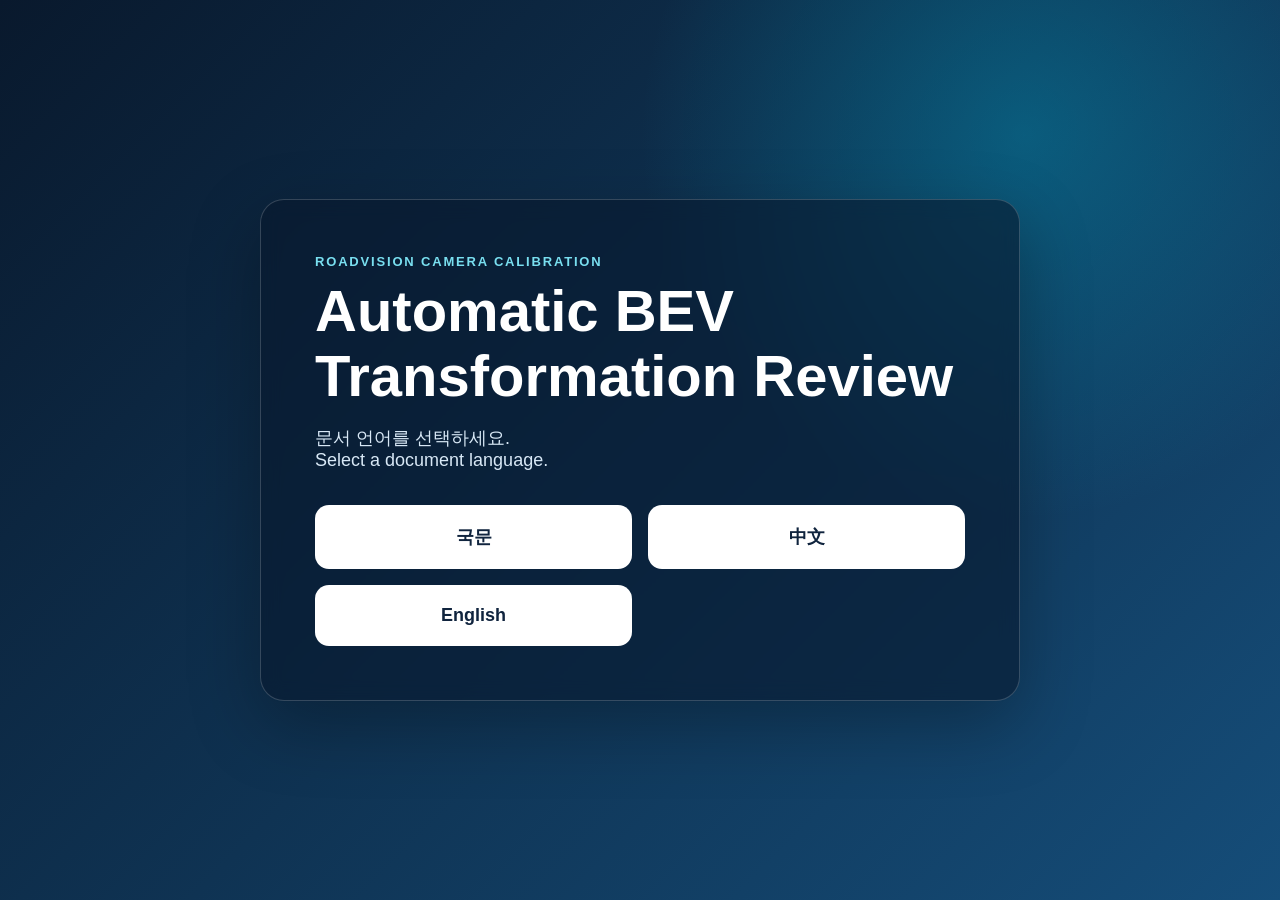
<file: index.html>
<!doctype html>
<html lang="en">
<head>
  <meta charset="utf-8">
  <meta name="viewport" content="width=device-width, initial-scale=1">
  <title>RoadVision Camera Calibration Review</title>
  <style>
    *{box-sizing:border-box}body{margin:0;min-height:100vh;display:grid;place-items:center;color:#fff;background:radial-gradient(circle at 80% 15%,rgba(0,166,199,.35),transparent 30%),linear-gradient(135deg,#09192d,#154d79);font-family:Inter,"Noto Sans KR","Malgun Gothic",sans-serif}.panel{width:min(760px,calc(100% - 40px));padding:54px;border:1px solid rgba(255,255,255,.18);border-radius:24px;background:rgba(8,24,43,.58);box-shadow:0 24px 70px rgba(0,0,0,.28);backdrop-filter:blur(10px)}.kicker{color:#79dff0;font-size:13px;font-weight:800;letter-spacing:.14em}h1{margin:10px 0 14px;font-size:clamp(34px,6vw,58px);line-height:1.12}p{color:#d8e8f6;font-size:18px}.buttons{display:grid;grid-template-columns:1fr 1fr;gap:16px;margin-top:34px}a{padding:20px;border-radius:14px;color:#10243e;background:#fff;text-decoration:none;font-size:18px;font-weight:800;text-align:center;transition:.2s}a:hover{transform:translateY(-2px);background:#dff7fb}@media(max-width:600px){.panel{padding:34px}.buttons{grid-template-columns:1fr}}</style>
</head>
<body><main class="panel">
  <div class="kicker">ROADVISION CAMERA CALIBRATION</div>
  <h1>Automatic BEV Transformation Review</h1>
  <p>문서 언어를 선택하세요.<br>Select a document language.</p>
  <div class="buttons"><a href="ko.html">국문</a><a href="zh.html">中文</a><a href="en.html">English</a></div>
</main></body>
</html>
</file>
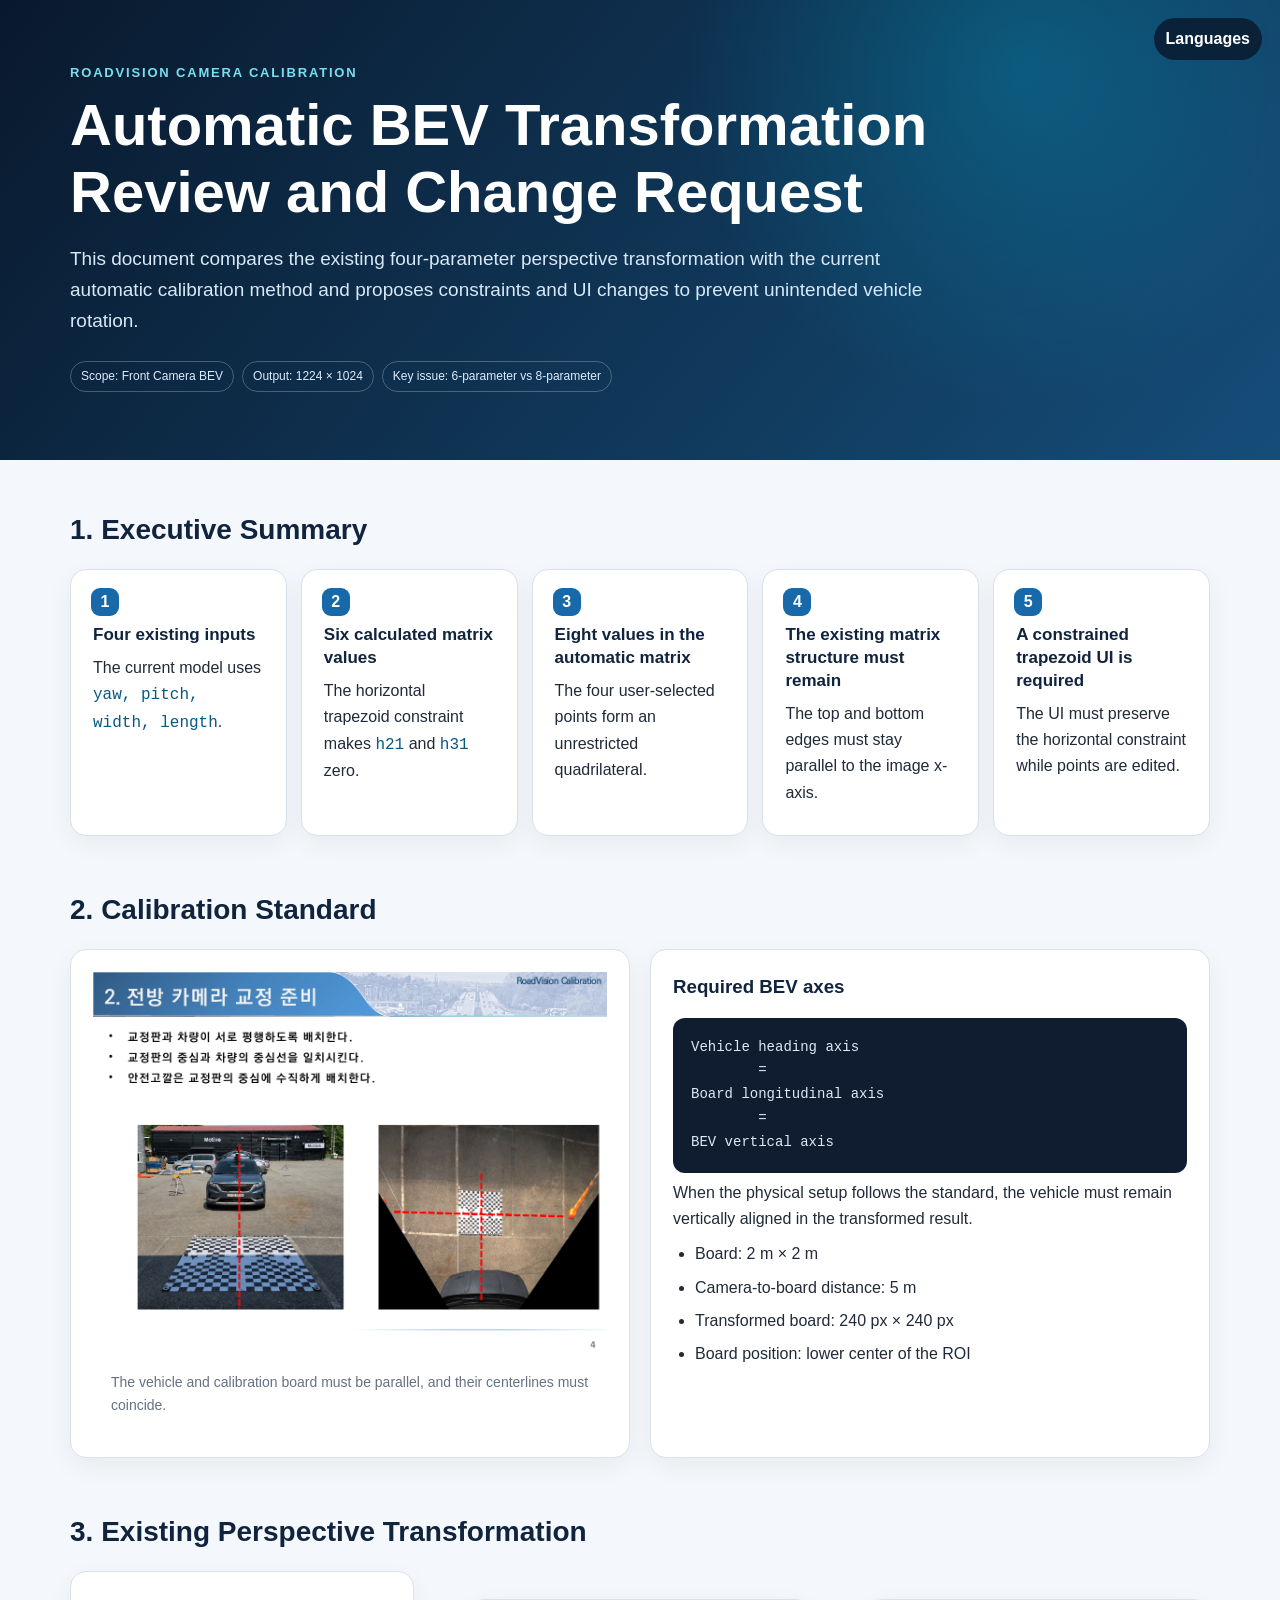
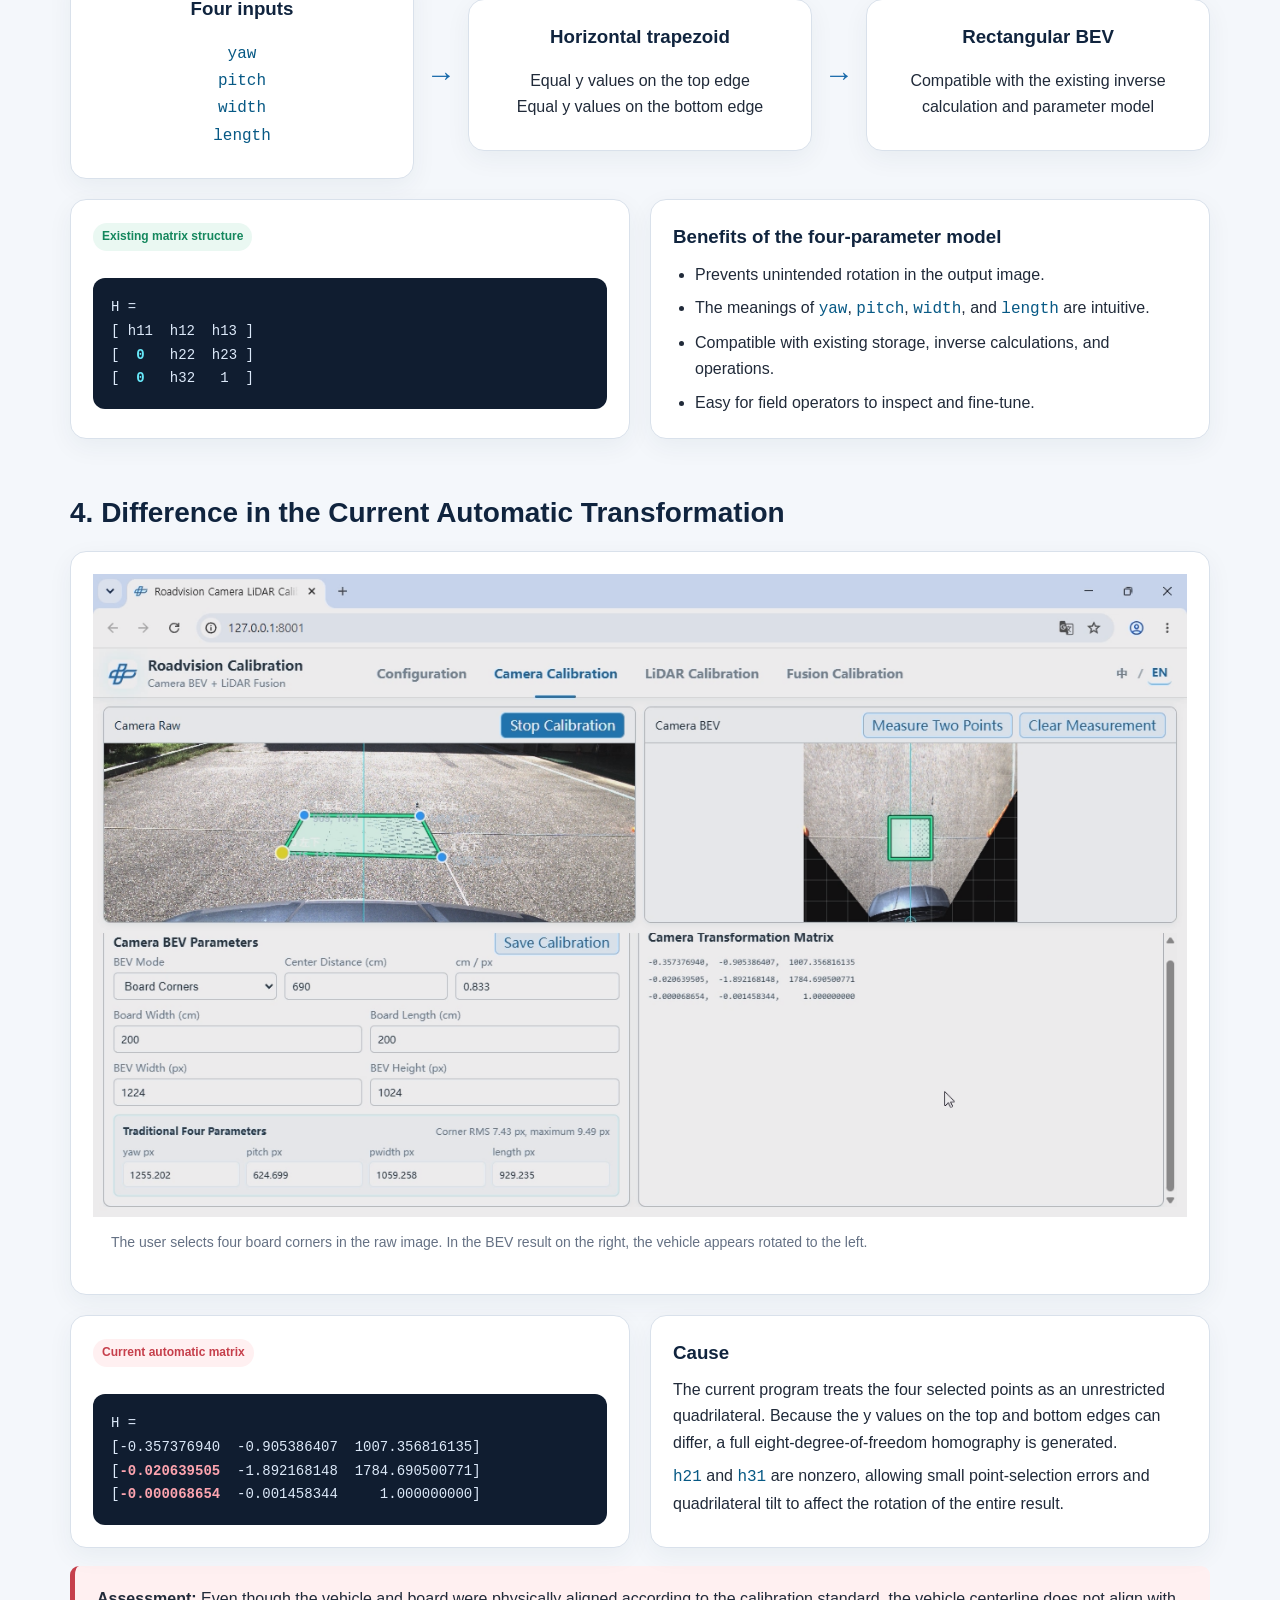
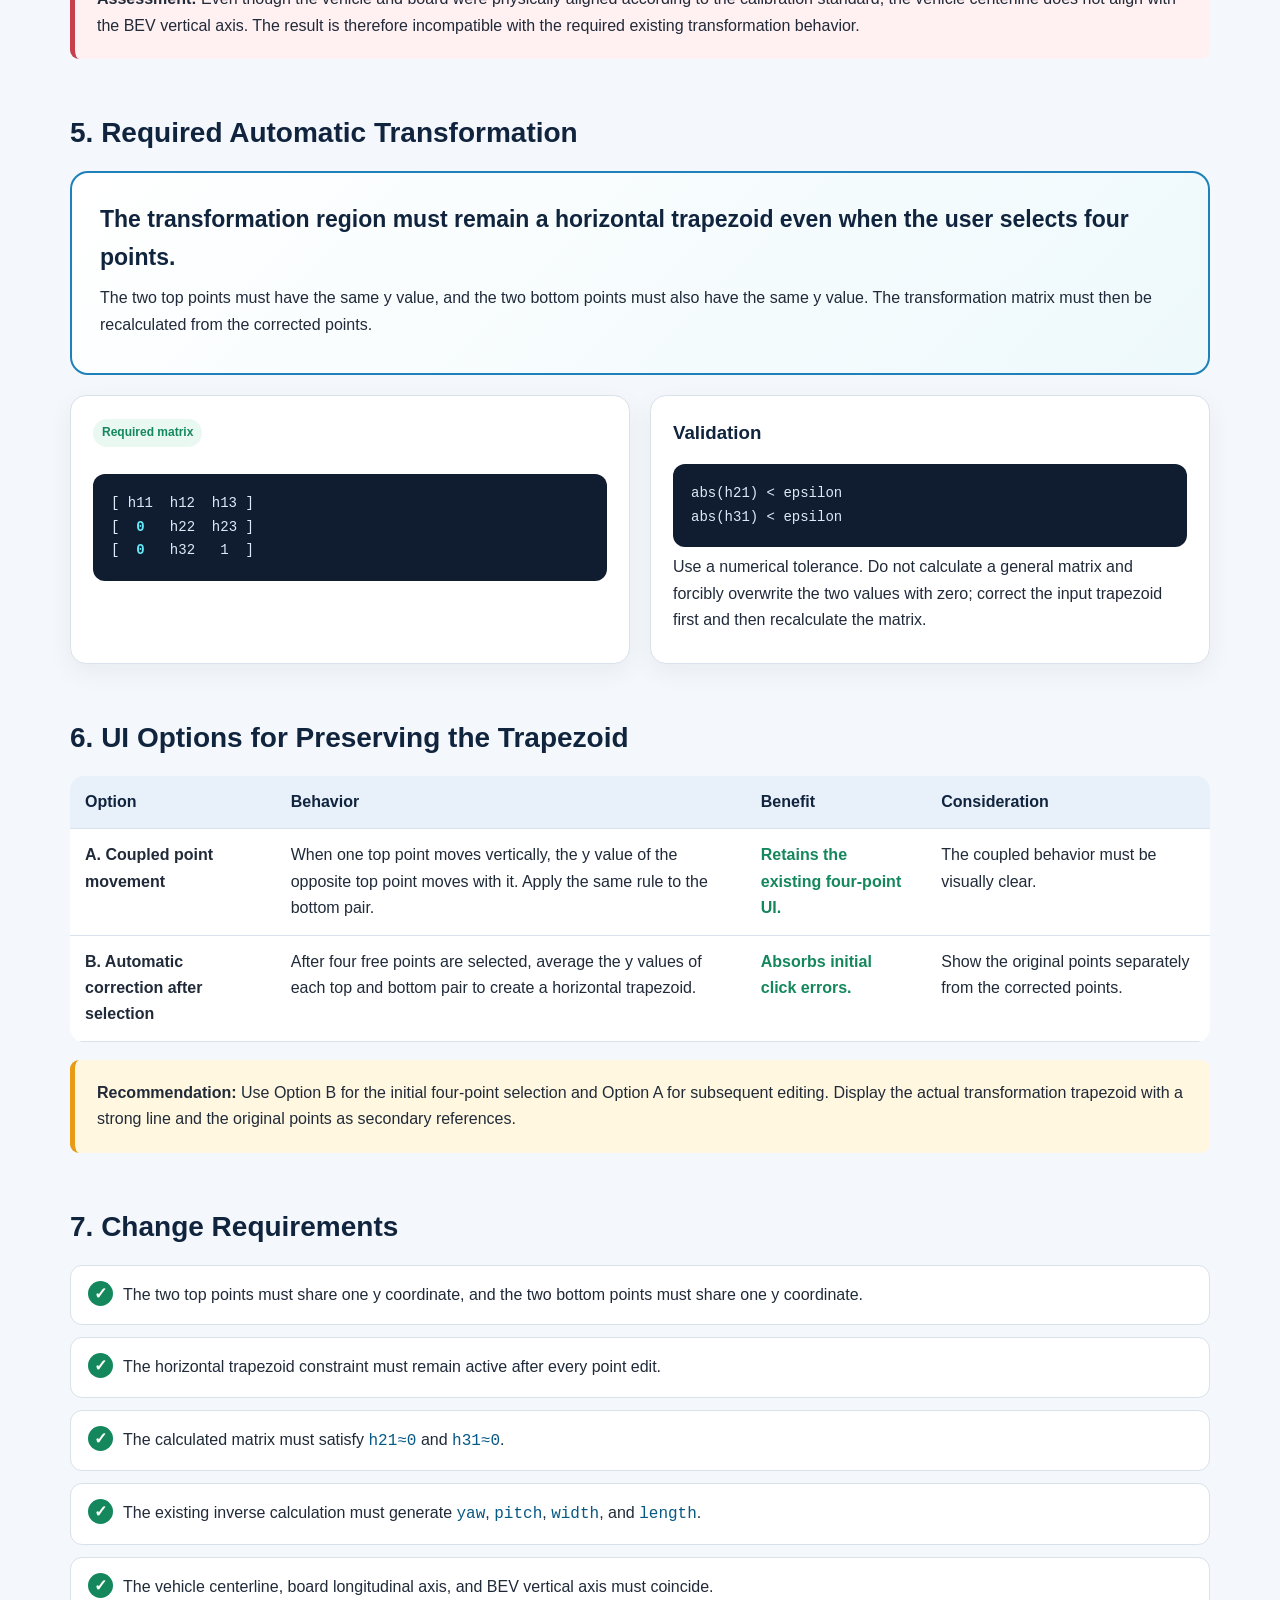
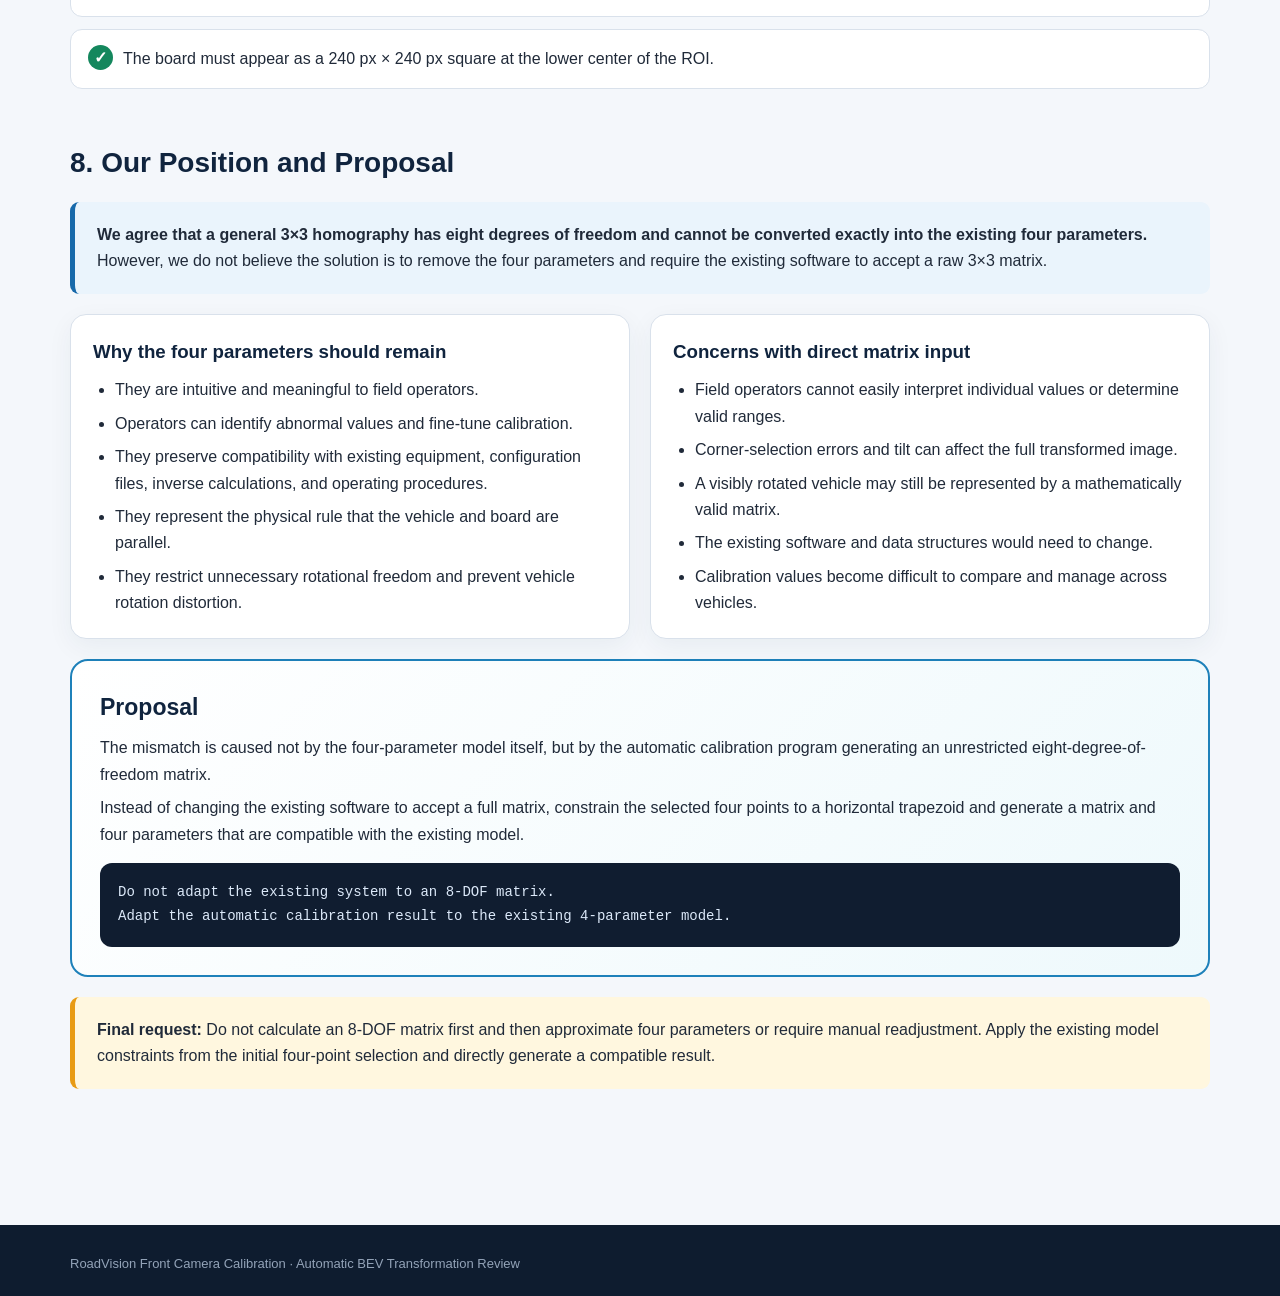
<file: en.html>
<!doctype html>
<html lang="en">
<head>
  <meta charset="utf-8">
  <meta name="viewport" content="width=device-width, initial-scale=1">
  <title>Automatic BEV Transformation Review and Change Request</title>
  <style>
    :root{--navy:#10243e;--blue:#1769aa;--cyan:#00a6c7;--ink:#202a39;--muted:#657184;--line:#d9e1eb;--paper:#f4f7fb;--white:#fff;--green:#14875d;--green-bg:#eaf8f2;--red:#c63f4b;--red-bg:#fff0f1;--amber:#a66500;--amber-bg:#fff7df}
    *{box-sizing:border-box}html{scroll-behavior:smooth}body{margin:0;color:var(--ink);background:var(--paper);font-family:Inter,Segoe UI,Arial,sans-serif;line-height:1.65}.wrap{width:min(1140px,calc(100% - 40px));margin:0 auto}
    header{padding:62px 0 68px;color:white;background:radial-gradient(circle at 80% 15%,rgba(0,166,199,.3),transparent 31%),linear-gradient(130deg,#09192d,#154d79)}
    .kicker{color:#79dff0;font-size:13px;font-weight:800;letter-spacing:.14em}h1{max-width:900px;margin:9px 0 18px;font-size:clamp(34px,5.5vw,58px);line-height:1.14}.subtitle{max-width:860px;margin:0;color:#d8e8f6;font-size:19px}.meta{display:flex;flex-wrap:wrap;gap:8px;margin-top:24px}.meta span{padding:5px 10px;border:1px solid rgba(255,255,255,.25);border-radius:999px;color:#dcecff;font-size:12px}
    main{padding:52px 0 80px}section{margin:0 0 56px}h2{margin:0 0 20px;color:var(--navy);font-size:28px;line-height:1.3}h3{margin:0 0 8px;color:var(--navy)}p{margin:7px 0}code{color:#075985;font-family:Consolas,monospace}
    .card{padding:22px;border:1px solid var(--line);border-radius:16px;background:var(--white);box-shadow:0 8px 26px rgba(24,51,81,.055)}
    .summary{display:grid;grid-template-columns:repeat(5,1fr);gap:14px;counter-reset:item}.summary .card{position:relative;min-height:215px;padding-top:54px}.summary .card:before{counter-increment:item;content:counter(item);position:absolute;top:18px;left:20px;width:28px;height:28px;display:grid;place-items:center;border-radius:9px;color:white;background:var(--blue);font-weight:800}.summary strong{display:block;margin-bottom:8px;color:var(--navy);font-size:17px;line-height:1.35}
    .compare{display:grid;grid-template-columns:1fr 1fr;gap:20px}.status{display:inline-block;margin-bottom:12px;padding:4px 9px;border-radius:999px;font-size:12px;font-weight:800}.as-is{color:var(--green);background:var(--green-bg)}.current{color:var(--red);background:var(--red-bg)}
    pre{margin:15px 0 0;padding:18px;overflow:auto;border-radius:12px;color:#dce9f9;background:#101d30;font:14px/1.7 Consolas,monospace}.zero{color:#67e8f9;font-weight:800}.nonzero{color:#fda4af;font-weight:800}
    .diagram{display:grid;grid-template-columns:1fr auto 1fr auto 1fr;align-items:center;gap:12px}.step{min-height:135px;display:flex;flex-direction:column;justify-content:center;text-align:center}.arrow{color:var(--blue);font-size:30px;font-weight:900}
    .evidence{display:grid;grid-template-columns:1fr 1fr;gap:20px}figure{margin:0;overflow:hidden}figure img{display:block;width:100%;background:#111827}figcaption{padding:14px 18px 18px;color:var(--muted);background:white;font-size:14px}
    .callout{padding:20px 22px;border-left:5px solid var(--blue);border-radius:9px;background:#eaf4fc}.problem{border-left-color:var(--red);background:var(--red-bg)}.decision{border-left-color:#e89b14;background:var(--amber-bg)}
    ul{margin:9px 0 0;padding-left:22px}li+li{margin-top:7px}table{width:100%;border-collapse:collapse;border-radius:14px;overflow:hidden;background:white}th,td{padding:13px 15px;border-bottom:1px solid var(--line);text-align:left;vertical-align:top}th{color:var(--navy);background:#e8f0fa}.yes{color:var(--green);font-weight:800}
    .recommend{padding:28px;border:2px solid #1e81ba;border-radius:18px;background:linear-gradient(135deg,#fff,#eef9fc)}.recommend h3{font-size:23px}.acceptance{display:grid;gap:12px}.acceptance div{position:relative;padding:16px 18px 16px 52px;border:1px solid var(--line);border-radius:12px;background:white}.acceptance div:before{content:"✓";position:absolute;left:17px;top:15px;width:25px;height:25px;display:grid;place-items:center;border-radius:50%;color:white;background:var(--green);font-weight:900}
    footer{padding:28px 0;color:#93a3b8;background:#0e1c2f;font-size:13px}.lang{position:fixed;right:18px;top:18px;z-index:3;padding:8px 12px;border-radius:999px;color:white;background:rgba(10,25,45,.82);text-decoration:none;font-weight:700}
    @media(max-width:900px){.summary{grid-template-columns:1fr 1fr}.compare,.evidence{grid-template-columns:1fr}.diagram{grid-template-columns:1fr}.arrow{transform:rotate(90deg);justify-self:center}}@media(max-width:560px){.summary{grid-template-columns:1fr}}
  </style>
</head>
<body>
  <a class="lang" href="index.html">Languages</a>
  <header><div class="wrap">
    <div class="kicker">ROADVISION CAMERA CALIBRATION</div>
    <h1>Automatic BEV Transformation<br>Review and Change Request</h1>
    <p class="subtitle">This document compares the existing four-parameter perspective transformation with the current automatic calibration method and proposes constraints and UI changes to prevent unintended vehicle rotation.</p>
    <div class="meta"><span>Scope: Front Camera BEV</span><span>Output: 1224 × 1024</span><span>Key issue: 6-parameter vs 8-parameter</span></div>
  </div></header>

  <main class="wrap">
    <section><h2>1. Executive Summary</h2><div class="summary">
      <div class="card"><strong>Four existing inputs</strong><p>The current model uses <code>yaw, pitch, width, length</code>.</p></div>
      <div class="card"><strong>Six calculated matrix values</strong><p>The horizontal trapezoid constraint makes <code>h21</code> and <code>h31</code> zero.</p></div>
      <div class="card"><strong>Eight values in the automatic matrix</strong><p>The four user-selected points form an unrestricted quadrilateral.</p></div>
      <div class="card"><strong>The existing matrix structure must remain</strong><p>The top and bottom edges must stay parallel to the image x-axis.</p></div>
      <div class="card"><strong>A constrained trapezoid UI is required</strong><p>The UI must preserve the horizontal constraint while points are edited.</p></div>
    </div></section>

    <section><h2>2. Calibration Standard</h2><div class="evidence">
      <figure class="card"><img src="calibration_alignment_standard.png" alt="Vehicle and calibration board alignment standard"><figcaption>The vehicle and calibration board must be parallel, and their centerlines must coincide.</figcaption></figure>
      <div class="card"><h3>Required BEV axes</h3><pre>Vehicle heading axis
        =
Board longitudinal axis
        =
BEV vertical axis</pre>
        <p>When the physical setup follows the standard, the vehicle must remain vertically aligned in the transformed result.</p>
        <ul><li>Board: 2 m × 2 m</li><li>Camera-to-board distance: 5 m</li><li>Transformed board: 240 px × 240 px</li><li>Board position: lower center of the ROI</li></ul>
      </div>
    </div></section>

    <section><h2>3. Existing Perspective Transformation</h2>
      <div class="diagram">
        <div class="card step"><h3>Four inputs</h3><p><code>yaw</code><br><code>pitch</code><br><code>width</code><br><code>length</code></p></div><div class="arrow">→</div>
        <div class="card step"><h3>Horizontal trapezoid</h3><p>Equal y values on the top edge<br>Equal y values on the bottom edge</p></div><div class="arrow">→</div>
        <div class="card step"><h3>Rectangular BEV</h3><p>Compatible with the existing inverse calculation and parameter model</p></div>
      </div>
      <div class="compare" style="margin-top:20px">
        <div class="card"><span class="status as-is">Existing matrix structure</span><pre>H =
[ h11  h12  h13 ]
[  <span class="zero">0</span>   h22  h23 ]
[  <span class="zero">0</span>   h32   1  ]</pre></div>
        <div class="card"><h3>Benefits of the four-parameter model</h3><ul>
          <li>Prevents unintended rotation in the output image.</li>
          <li>The meanings of <code>yaw</code>, <code>pitch</code>, <code>width</code>, and <code>length</code> are intuitive.</li>
          <li>Compatible with existing storage, inverse calculations, and operations.</li>
          <li>Easy for field operators to inspect and fine-tune.</li>
        </ul></div>
      </div>
    </section>

    <section><h2>4. Difference in the Current Automatic Transformation</h2>
      <figure class="card"><img src="auto_calibration_test.png" alt="Automatic calibration test screen"><figcaption>The user selects four board corners in the raw image. In the BEV result on the right, the vehicle appears rotated to the left.</figcaption></figure>
      <div class="compare" style="margin-top:20px">
        <div class="card"><span class="status current">Current automatic matrix</span><pre>H =
[-0.357376940  -0.905386407  1007.356816135]
[<span class="nonzero">-0.020639505</span>  -1.892168148  1784.690500771]
[<span class="nonzero">-0.000068654</span>  -0.001458344     1.000000000]</pre></div>
        <div class="card"><h3>Cause</h3><p>The current program treats the four selected points as an unrestricted quadrilateral. Because the y values on the top and bottom edges can differ, a full eight-degree-of-freedom homography is generated.</p><p><code>h21</code> and <code>h31</code> are nonzero, allowing small point-selection errors and quadrilateral tilt to affect the rotation of the entire result.</p></div>
      </div>
      <div class="callout problem" style="margin-top:18px"><strong>Assessment:</strong> Even though the vehicle and board were physically aligned according to the calibration standard, the vehicle centerline does not align with the BEV vertical axis. The result is therefore incompatible with the required existing transformation behavior.</div>
    </section>

    <section><h2>5. Required Automatic Transformation</h2>
      <div class="recommend"><h3>The transformation region must remain a horizontal trapezoid even when the user selects four points.</h3><p>The two top points must have the same y value, and the two bottom points must also have the same y value. The transformation matrix must then be recalculated from the corrected points.</p></div>
      <div class="compare" style="margin-top:20px">
        <div class="card"><span class="status as-is">Required matrix</span><pre>[ h11  h12  h13 ]
[  <span class="zero">0</span>   h22  h23 ]
[  <span class="zero">0</span>   h32   1  ]</pre></div>
        <div class="card"><h3>Validation</h3><pre>abs(h21) &lt; epsilon
abs(h31) &lt; epsilon</pre><p>Use a numerical tolerance. Do not calculate a general matrix and forcibly overwrite the two values with zero; correct the input trapezoid first and then recalculate the matrix.</p></div>
      </div>
    </section>

    <section><h2>6. UI Options for Preserving the Trapezoid</h2>
      <table><thead><tr><th>Option</th><th>Behavior</th><th>Benefit</th><th>Consideration</th></tr></thead><tbody>
        <tr><td><strong>A. Coupled point movement</strong></td><td>When one top point moves vertically, the y value of the opposite top point moves with it. Apply the same rule to the bottom pair.</td><td class="yes">Retains the existing four-point UI.</td><td>The coupled behavior must be visually clear.</td></tr>
        <tr><td><strong>B. Automatic correction after selection</strong></td><td>After four free points are selected, average the y values of each top and bottom pair to create a horizontal trapezoid.</td><td class="yes">Absorbs initial click errors.</td><td>Show the original points separately from the corrected points.</td></tr>
      </tbody></table>
      <div class="callout decision" style="margin-top:18px"><strong>Recommendation:</strong> Use Option B for the initial four-point selection and Option A for subsequent editing. Display the actual transformation trapezoid with a strong line and the original points as secondary references.</div>
    </section>

    <section><h2>7. Change Requirements</h2><div class="acceptance">
      <div>The two top points must share one y coordinate, and the two bottom points must share one y coordinate.</div>
      <div>The horizontal trapezoid constraint must remain active after every point edit.</div>
      <div>The calculated matrix must satisfy <code>h21≈0</code> and <code>h31≈0</code>.</div>
      <div>The existing inverse calculation must generate <code>yaw</code>, <code>pitch</code>, <code>width</code>, and <code>length</code>.</div>
      <div>The vehicle centerline, board longitudinal axis, and BEV vertical axis must coincide.</div>
      <div>The board must appear as a 240 px × 240 px square at the lower center of the ROI.</div>
    </div></section>

    <section><h2>8. Our Position and Proposal</h2>
      <div class="callout"><strong>We agree that a general 3×3 homography has eight degrees of freedom and cannot be converted exactly into the existing four parameters.</strong> However, we do not believe the solution is to remove the four parameters and require the existing software to accept a raw 3×3 matrix.</div>
      <div class="compare" style="margin-top:20px">
        <div class="card"><h3>Why the four parameters should remain</h3><ul>
          <li>They are intuitive and meaningful to field operators.</li>
          <li>Operators can identify abnormal values and fine-tune calibration.</li>
          <li>They preserve compatibility with existing equipment, configuration files, inverse calculations, and operating procedures.</li>
          <li>They represent the physical rule that the vehicle and board are parallel.</li>
          <li>They restrict unnecessary rotational freedom and prevent vehicle rotation distortion.</li>
        </ul></div>
        <div class="card"><h3>Concerns with direct matrix input</h3><ul>
          <li>Field operators cannot easily interpret individual values or determine valid ranges.</li>
          <li>Corner-selection errors and tilt can affect the full transformed image.</li>
          <li>A visibly rotated vehicle may still be represented by a mathematically valid matrix.</li>
          <li>The existing software and data structures would need to change.</li>
          <li>Calibration values become difficult to compare and manage across vehicles.</li>
        </ul></div>
      </div>
      <div class="recommend" style="margin-top:20px"><h3>Proposal</h3><p>The mismatch is caused not by the four-parameter model itself, but by the automatic calibration program generating an unrestricted eight-degree-of-freedom matrix.</p><p>Instead of changing the existing software to accept a full matrix, constrain the selected four points to a horizontal trapezoid and generate a matrix and four parameters that are compatible with the existing model.</p><pre>Do not adapt the existing system to an 8-DOF matrix.
Adapt the automatic calibration result to the existing 4-parameter model.</pre></div>
      <div class="callout decision" style="margin-top:20px"><strong>Final request:</strong> Do not calculate an 8-DOF matrix first and then approximate four parameters or require manual readjustment. Apply the existing model constraints from the initial four-point selection and directly generate a compatible result.</div>
    </section>
  </main>
  <footer><div class="wrap">RoadVision Front Camera Calibration · Automatic BEV Transformation Review</div></footer>
</body>
</html>
</file>
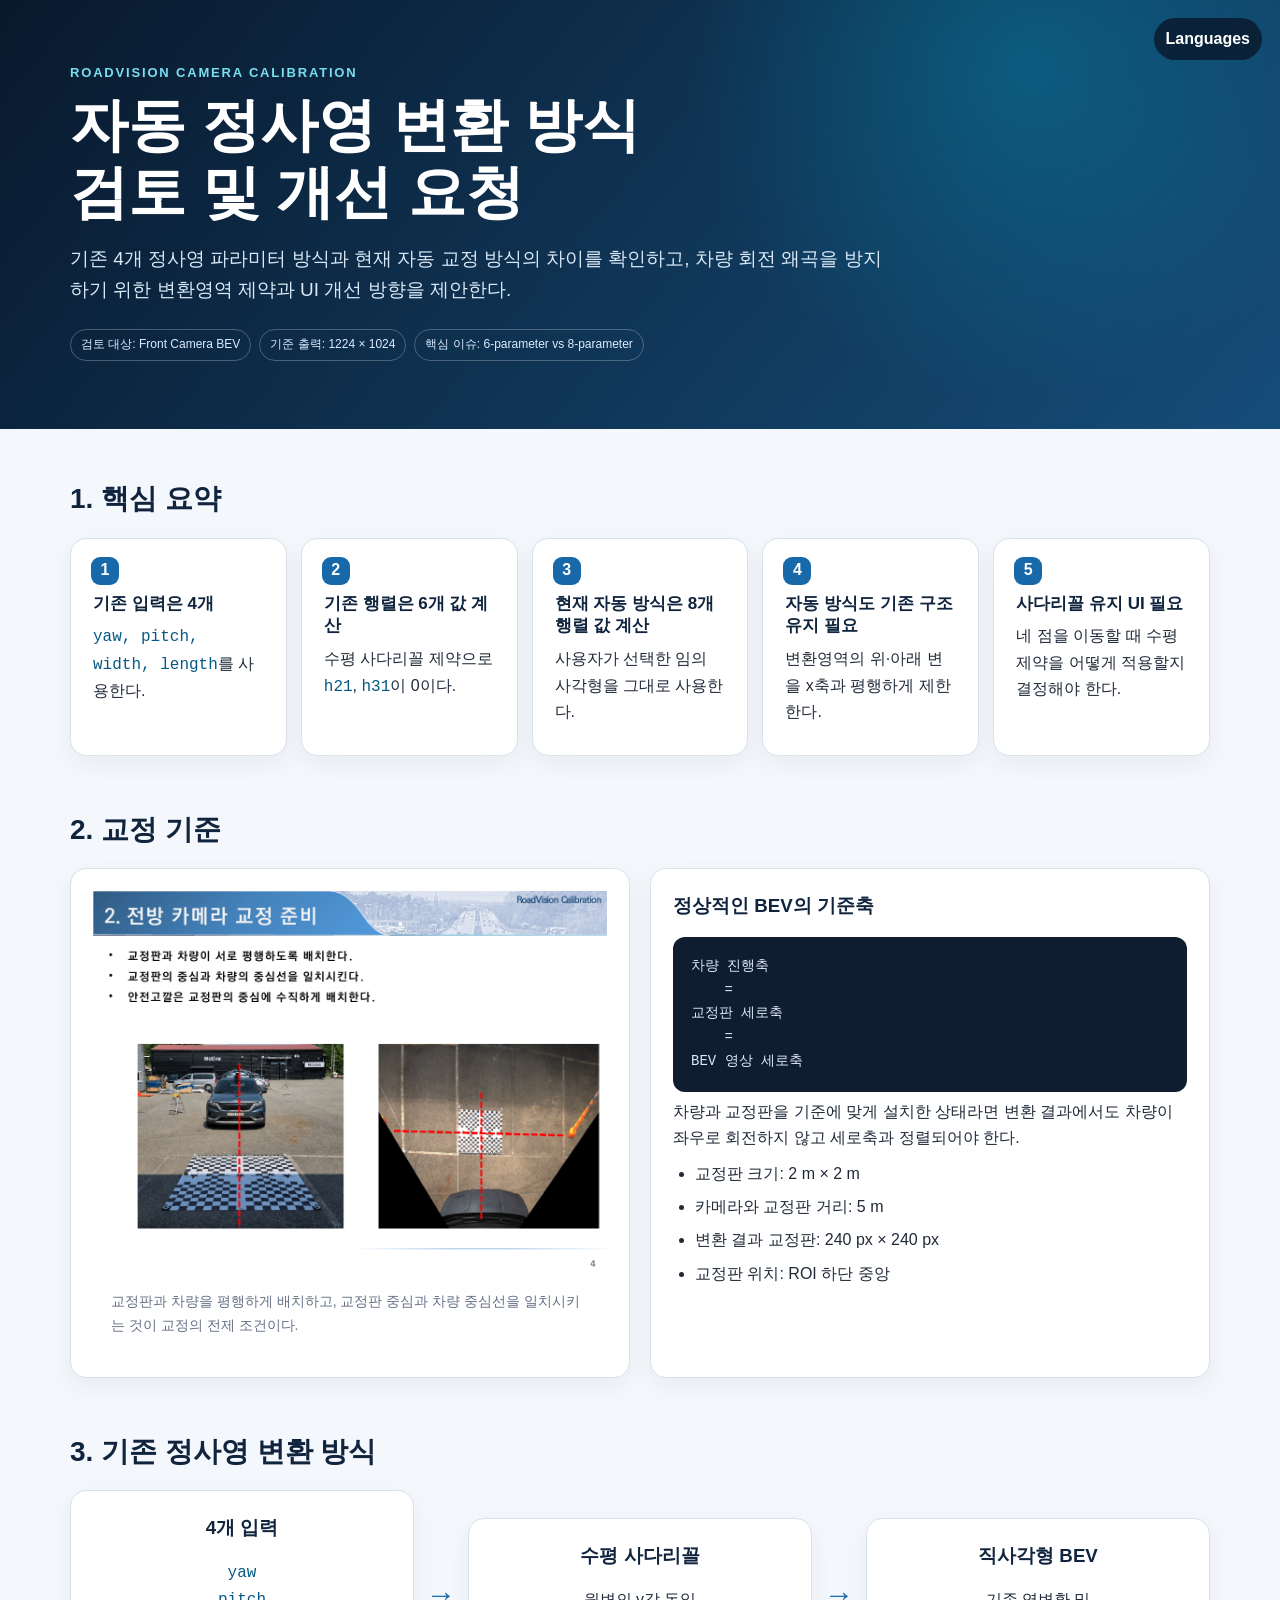
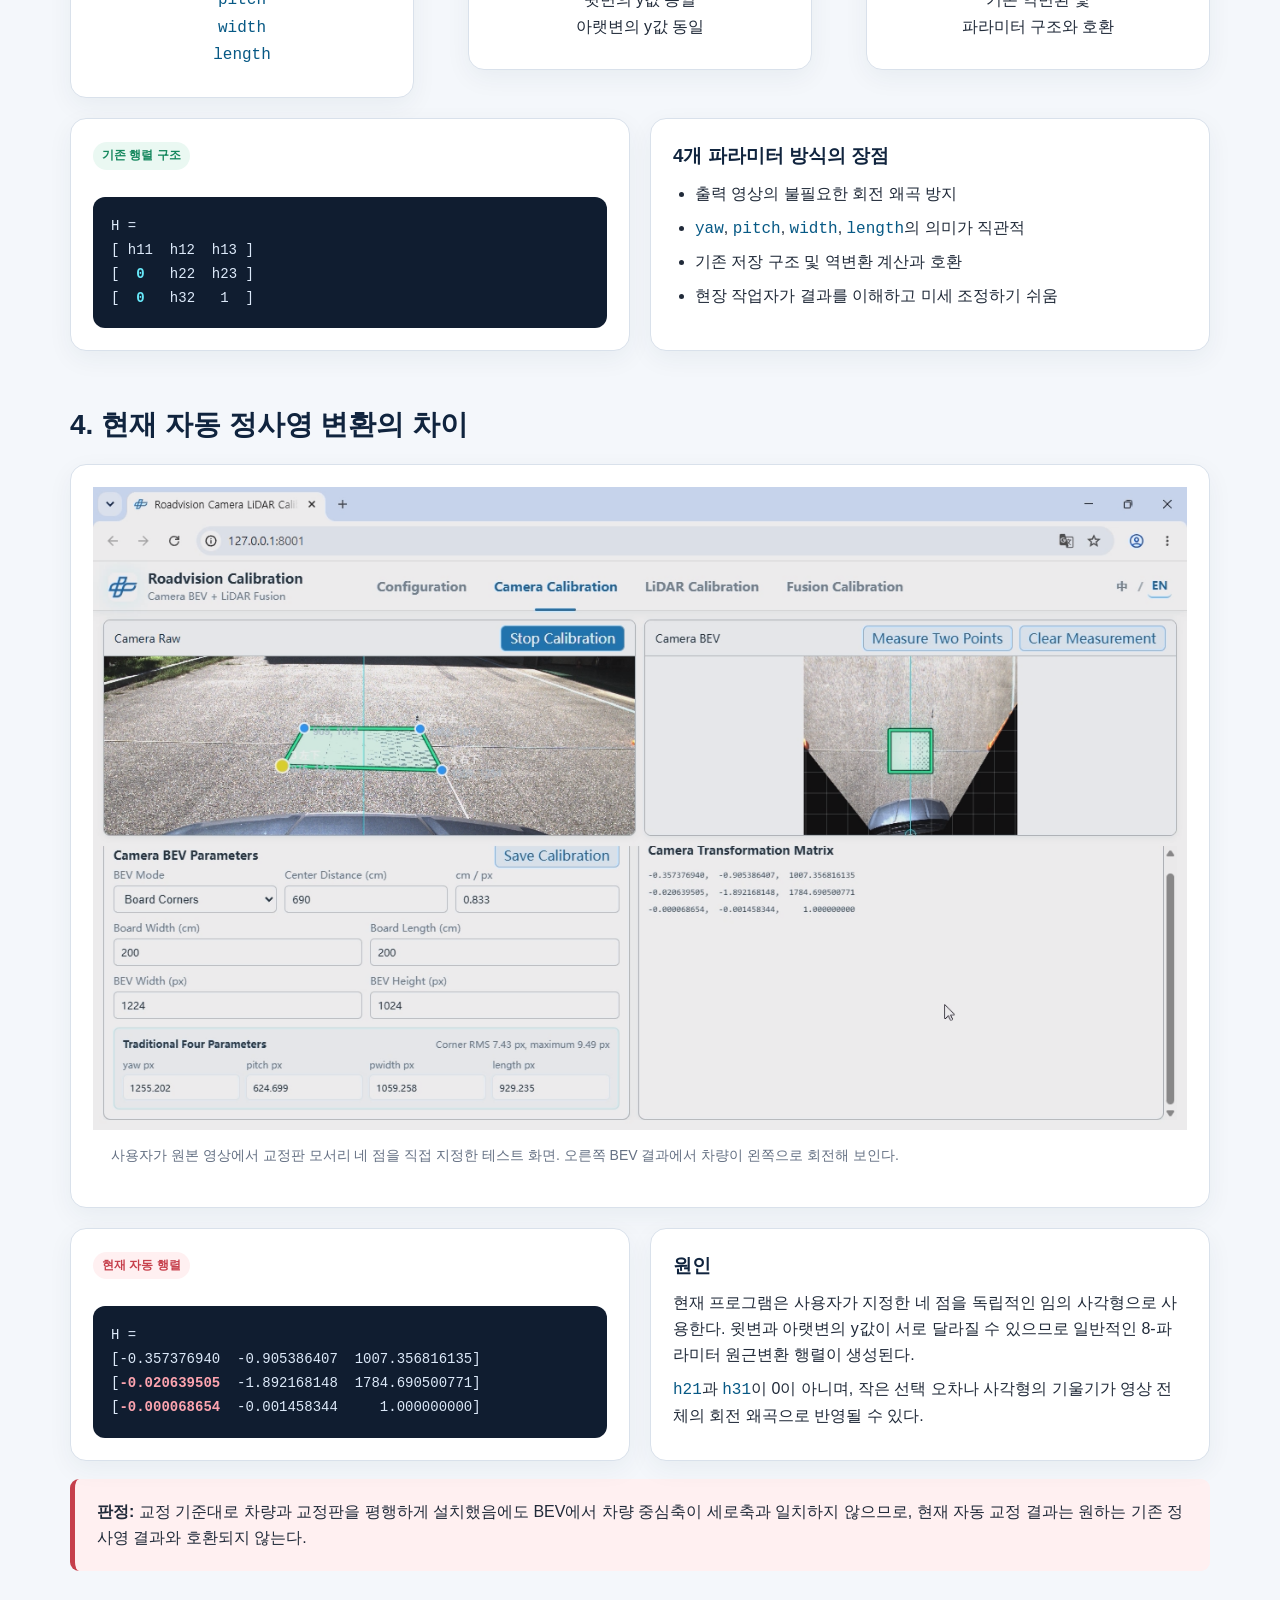
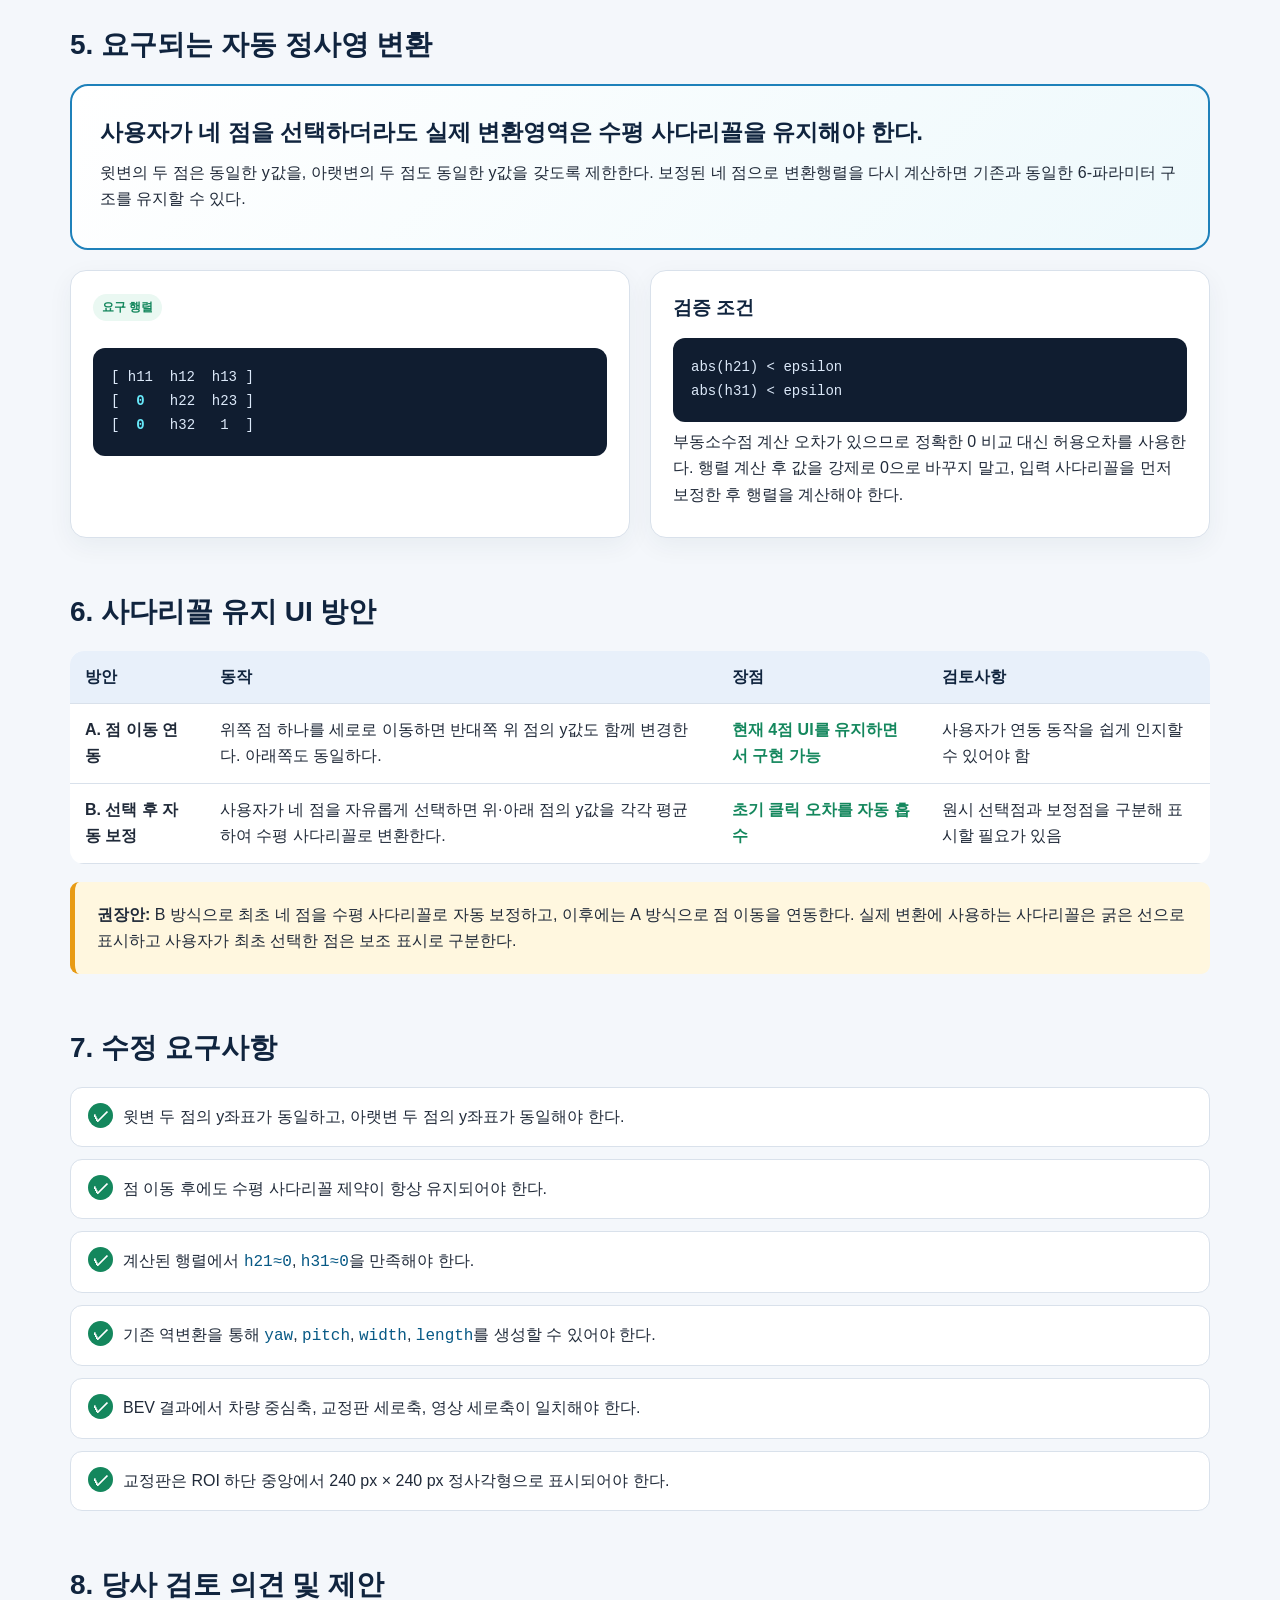
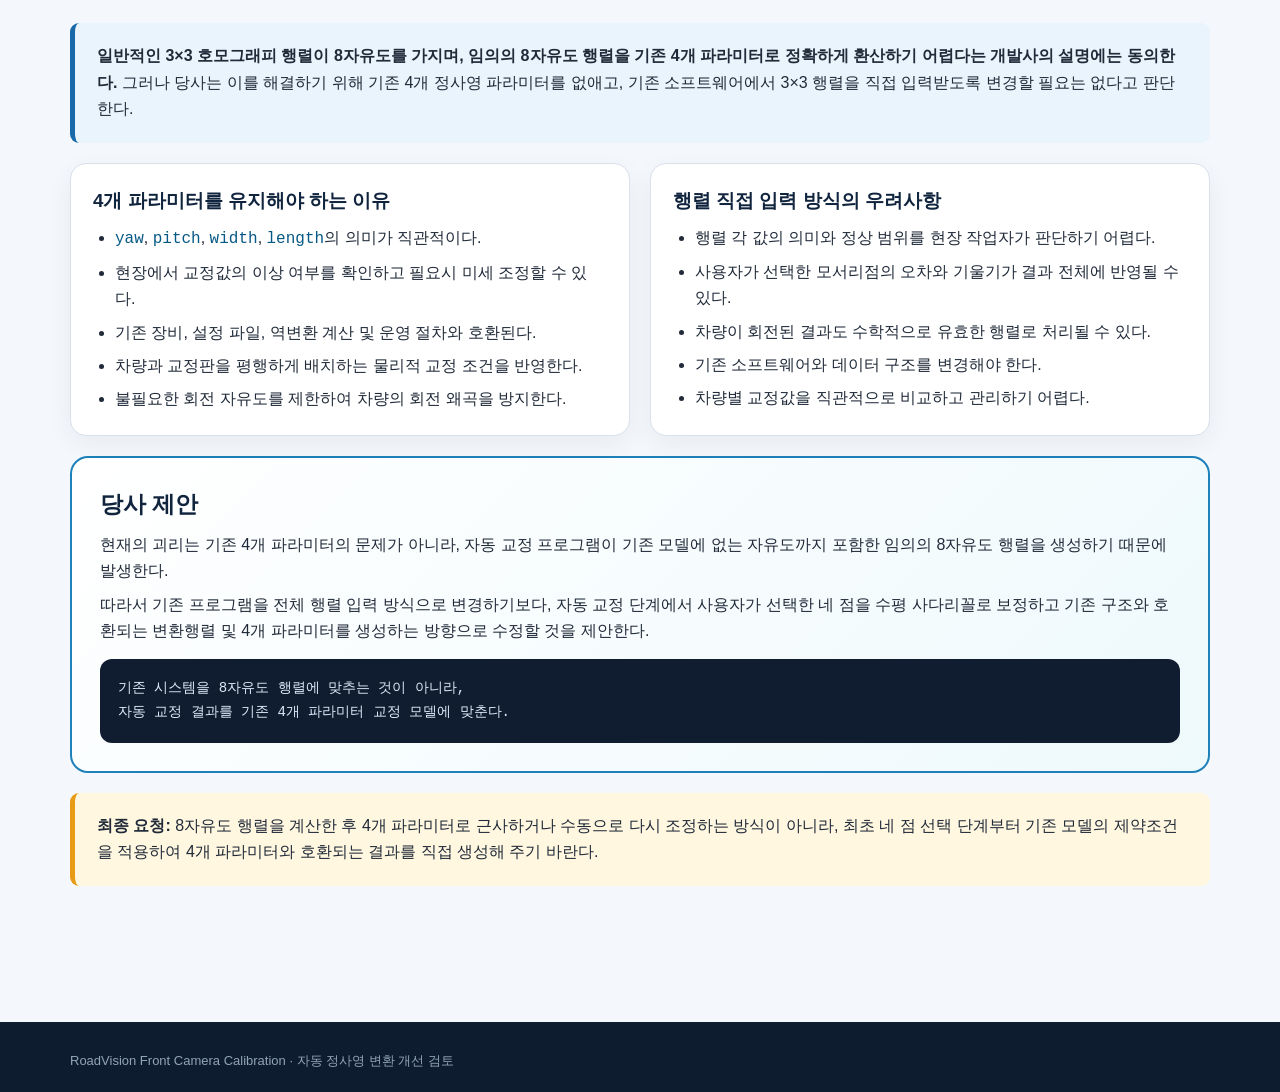
<file: ko.html>
<!doctype html>
<html lang="ko">
<head>
  <meta charset="utf-8">
  <meta name="viewport" content="width=device-width, initial-scale=1">
  <title>자동 정사영 변환 방식 검토 및 개선 요청</title>
  <style>
    :root {
      --navy:#10243e; --blue:#1769aa; --cyan:#00a6c7; --ink:#202a39;
      --muted:#657184; --line:#d9e1eb; --paper:#f4f7fb; --white:#fff;
      --green:#14875d; --green-bg:#eaf8f2; --red:#c63f4b; --red-bg:#fff0f1;
      --amber:#a66500; --amber-bg:#fff7df;
    }
    * { box-sizing:border-box; }
    html { scroll-behavior:smooth; }
    body {
      margin:0; color:var(--ink); background:var(--paper);
      font-family:"Pretendard","Noto Sans KR","Malgun Gothic",sans-serif;
      line-height:1.65;
    }
    .wrap { width:min(1140px, calc(100% - 40px)); margin:0 auto; }
    header {
      padding:62px 0 68px; color:white;
      background:
        radial-gradient(circle at 80% 15%, rgba(0,166,199,.3), transparent 31%),
        linear-gradient(130deg,#09192d,#154d79);
    }
    .kicker { color:#79dff0; font-size:13px; font-weight:800; letter-spacing:.14em; }
    h1 { max-width:900px; margin:9px 0 18px; font-size:clamp(34px,5.5vw,58px); line-height:1.14; }
    .subtitle { max-width:820px; margin:0; color:#d8e8f6; font-size:19px; }
    .meta { display:flex; flex-wrap:wrap; gap:8px; margin-top:24px; }
    .meta span { padding:5px 10px; border:1px solid rgba(255,255,255,.25); border-radius:999px; color:#dcecff; font-size:12px; }
    main { padding:52px 0 80px; }
    section { margin:0 0 56px; }
    h2 { margin:0 0 20px; color:var(--navy); font-size:28px; line-height:1.3; }
    h3 { margin:0 0 8px; color:var(--navy); }
    p { margin:7px 0; }
    code { color:#075985; font-family:Consolas,monospace; }
    .card {
      padding:22px; border:1px solid var(--line); border-radius:16px;
      background:var(--white); box-shadow:0 8px 26px rgba(24,51,81,.055);
    }
    .summary { display:grid; grid-template-columns:repeat(5,1fr); gap:14px; counter-reset:item; }
    .summary .card { position:relative; min-height:205px; padding-top:54px; }
    .summary .card::before {
      counter-increment:item; content:counter(item);
      position:absolute; top:18px; left:20px; width:28px; height:28px;
      display:grid; place-items:center; border-radius:9px; color:white; background:var(--blue); font-weight:800;
    }
    .summary strong { display:block; margin-bottom:8px; color:var(--navy); font-size:17px; line-height:1.35; }
    .compare { display:grid; grid-template-columns:1fr 1fr; gap:20px; }
    .status { display:inline-block; margin-bottom:12px; padding:4px 9px; border-radius:999px; font-size:12px; font-weight:800; }
    .as-is { color:var(--green); background:var(--green-bg); }
    .current { color:var(--red); background:var(--red-bg); }
    pre {
      margin:15px 0 0; padding:18px; overflow:auto; border-radius:12px;
      color:#dce9f9; background:#101d30; font:14px/1.7 Consolas,monospace;
    }
    .zero { color:#67e8f9; font-weight:800; }
    .nonzero { color:#fda4af; font-weight:800; }
    .diagram {
      display:grid; grid-template-columns:1fr auto 1fr auto 1fr;
      align-items:center; gap:12px;
    }
    .step { min-height:135px; display:flex; flex-direction:column; justify-content:center; text-align:center; }
    .arrow { color:var(--blue); font-size:30px; font-weight:900; }
    .evidence { display:grid; grid-template-columns:1fr 1fr; gap:20px; }
    figure { margin:0; overflow:hidden; }
    figure img { display:block; width:100%; background:#111827; }
    figcaption { padding:14px 18px 18px; color:var(--muted); background:white; font-size:14px; }
    .callout { padding:20px 22px; border-left:5px solid var(--blue); border-radius:9px; background:#eaf4fc; }
    .problem { border-left-color:var(--red); background:var(--red-bg); }
    .decision { border-left-color:#e89b14; background:var(--amber-bg); }
    .reqs { display:grid; grid-template-columns:1fr 1fr; gap:18px; }
    ul,ol { margin:9px 0 0; padding-left:22px; }
    li + li { margin-top:7px; }
    table { width:100%; border-collapse:collapse; border-radius:14px; overflow:hidden; background:white; }
    th,td { padding:13px 15px; border-bottom:1px solid var(--line); text-align:left; vertical-align:top; }
    th { color:var(--navy); background:#e8f0fa; }
    .yes { color:var(--green); font-weight:800; }
    .no { color:var(--red); font-weight:800; }
    .recommend {
      padding:28px; border:2px solid #1e81ba; border-radius:18px;
      background:linear-gradient(135deg,#fff,#eef9fc);
    }
    .recommend h3 { font-size:23px; }
    .acceptance { counter-reset:check; display:grid; gap:12px; }
    .acceptance div {
      position:relative; padding:16px 18px 16px 52px; border:1px solid var(--line); border-radius:12px; background:white;
    }
    .acceptance div::before {
      counter-increment:check; content:"✓";
      position:absolute; left:17px; top:15px; width:25px; height:25px; display:grid; place-items:center;
      border-radius:50%; color:white; background:var(--green); font-weight:900;
    }
    .lang { position:fixed; right:18px; top:18px; z-index:3; padding:8px 12px; border-radius:999px; color:white; background:rgba(10,25,45,.82); text-decoration:none; font-weight:700; }
    footer { padding:28px 0; color:#93a3b8; background:#0e1c2f; font-size:13px; }
    @media(max-width:900px) {
      .summary { grid-template-columns:1fr 1fr; }
      .compare,.evidence,.reqs { grid-template-columns:1fr; }
      .diagram { grid-template-columns:1fr; }
      .arrow { transform:rotate(90deg); justify-self:center; }
    }
    @media(max-width:560px) { .summary { grid-template-columns:1fr; } }
  </style>
</head>
<body>
  <a class="lang" href="index.html">Languages</a>
  <header>
    <div class="wrap">
      <div class="kicker">ROADVISION CAMERA CALIBRATION</div>
      <h1>자동 정사영 변환 방식<br>검토 및 개선 요청</h1>
      <p class="subtitle">기존 4개 정사영 파라미터 방식과 현재 자동 교정 방식의 차이를 확인하고, 차량 회전 왜곡을 방지하기 위한 변환영역 제약과 UI 개선 방향을 제안한다.</p>
      <div class="meta"><span>검토 대상: Front Camera BEV</span><span>기준 출력: 1224 × 1024</span><span>핵심 이슈: 6-parameter vs 8-parameter</span></div>
    </div>
  </header>

  <main class="wrap">
    <section>
      <h2>1. 핵심 요약</h2>
      <div class="summary">
        <div class="card"><strong>기존 입력은 4개</strong><p><code>yaw, pitch, width, length</code>를 사용한다.</p></div>
        <div class="card"><strong>기존 행렬은 6개 값 계산</strong><p>수평 사다리꼴 제약으로 <code>h21</code>, <code>h31</code>이 0이다.</p></div>
        <div class="card"><strong>현재 자동 방식은 8개 행렬 값 계산</strong><p>사용자가 선택한 임의 사각형을 그대로 사용한다.</p></div>
        <div class="card"><strong>자동 방식도 기존 구조 유지 필요</strong><p>변환영역의 위·아래 변을 x축과 평행하게 제한한다.</p></div>
        <div class="card"><strong>사다리꼴 유지 UI 필요</strong><p>네 점을 이동할 때 수평 제약을 어떻게 적용할지 결정해야 한다.</p></div>
      </div>
    </section>

    <section>
      <h2>2. 교정 기준</h2>
      <div class="evidence">
        <figure class="card">
          <img src="calibration_alignment_standard.png" alt="교정판과 차량의 정렬 기준">
          <figcaption>교정판과 차량을 평행하게 배치하고, 교정판 중심과 차량 중심선을 일치시키는 것이 교정의 전제 조건이다.</figcaption>
        </figure>
        <div class="card">
          <h3>정상적인 BEV의 기준축</h3>
          <pre>차량 진행축
    =
교정판 세로축
    =
BEV 영상 세로축</pre>
          <p>차량과 교정판을 기준에 맞게 설치한 상태라면 변환 결과에서도 차량이 좌우로 회전하지 않고 세로축과 정렬되어야 한다.</p>
          <ul>
            <li>교정판 크기: 2 m × 2 m</li>
            <li>카메라와 교정판 거리: 5 m</li>
            <li>변환 결과 교정판: 240 px × 240 px</li>
            <li>교정판 위치: ROI 하단 중앙</li>
          </ul>
        </div>
      </div>
    </section>

    <section>
      <h2>3. 기존 정사영 변환 방식</h2>
      <div class="diagram">
        <div class="card step"><h3>4개 입력</h3><p><code>yaw</code><br><code>pitch</code><br><code>width</code><br><code>length</code></p></div>
        <div class="arrow">→</div>
        <div class="card step"><h3>수평 사다리꼴</h3><p>윗변의 y값 동일<br>아랫변의 y값 동일</p></div>
        <div class="arrow">→</div>
        <div class="card step"><h3>직사각형 BEV</h3><p>기존 역변환 및<br>파라미터 구조와 호환</p></div>
      </div>
      <div class="compare" style="margin-top:20px">
        <div class="card">
          <span class="status as-is">기존 행렬 구조</span>
          <pre>H =
[ h11  h12  h13 ]
[  <span class="zero">0</span>   h22  h23 ]
[  <span class="zero">0</span>   h32   1  ]</pre>
        </div>
        <div class="card">
          <h3>4개 파라미터 방식의 장점</h3>
          <ul>
            <li>출력 영상의 불필요한 회전 왜곡 방지</li>
            <li><code>yaw</code>, <code>pitch</code>, <code>width</code>, <code>length</code>의 의미가 직관적</li>
            <li>기존 저장 구조 및 역변환 계산과 호환</li>
            <li>현장 작업자가 결과를 이해하고 미세 조정하기 쉬움</li>
          </ul>
        </div>
      </div>
    </section>

    <section>
      <h2>4. 현재 자동 정사영 변환의 차이</h2>
      <figure class="card">
        <img src="auto_calibration_test.png" alt="자동 정사영 교정 테스트 화면">
        <figcaption>사용자가 원본 영상에서 교정판 모서리 네 점을 직접 지정한 테스트 화면. 오른쪽 BEV 결과에서 차량이 왼쪽으로 회전해 보인다.</figcaption>
      </figure>
      <div class="compare" style="margin-top:20px">
        <div class="card">
          <span class="status current">현재 자동 행렬</span>
          <pre>H =
[-0.357376940  -0.905386407  1007.356816135]
[<span class="nonzero">-0.020639505</span>  -1.892168148  1784.690500771]
[<span class="nonzero">-0.000068654</span>  -0.001458344     1.000000000]</pre>
        </div>
        <div class="card">
          <h3>원인</h3>
          <p>현재 프로그램은 사용자가 지정한 네 점을 독립적인 임의 사각형으로 사용한다. 윗변과 아랫변의 y값이 서로 달라질 수 있으므로 일반적인 8-파라미터 원근변환 행렬이 생성된다.</p>
          <p><code>h21</code>과 <code>h31</code>이 0이 아니며, 작은 선택 오차나 사각형의 기울기가 영상 전체의 회전 왜곡으로 반영될 수 있다.</p>
        </div>
      </div>
      <div class="callout problem" style="margin-top:18px">
        <strong>판정:</strong> 교정 기준대로 차량과 교정판을 평행하게 설치했음에도 BEV에서 차량 중심축이 세로축과 일치하지 않으므로, 현재 자동 교정 결과는 원하는 기존 정사영 결과와 호환되지 않는다.
      </div>
    </section>

    <section>
      <h2>5. 요구되는 자동 정사영 변환</h2>
      <div class="recommend">
        <h3>사용자가 네 점을 선택하더라도 실제 변환영역은 수평 사다리꼴을 유지해야 한다.</h3>
        <p>윗변의 두 점은 동일한 y값을, 아랫변의 두 점도 동일한 y값을 갖도록 제한한다. 보정된 네 점으로 변환행렬을 다시 계산하면 기존과 동일한 6-파라미터 구조를 유지할 수 있다.</p>
      </div>
      <div class="compare" style="margin-top:20px">
        <div class="card">
          <span class="status as-is">요구 행렬</span>
          <pre>[ h11  h12  h13 ]
[  <span class="zero">0</span>   h22  h23 ]
[  <span class="zero">0</span>   h32   1  ]</pre>
        </div>
        <div class="card">
          <h3>검증 조건</h3>
          <pre>abs(h21) &lt; epsilon
abs(h31) &lt; epsilon</pre>
          <p>부동소수점 계산 오차가 있으므로 정확한 0 비교 대신 허용오차를 사용한다. 행렬 계산 후 값을 강제로 0으로 바꾸지 말고, 입력 사다리꼴을 먼저 보정한 후 행렬을 계산해야 한다.</p>
        </div>
      </div>
    </section>

    <section>
      <h2>6. 사다리꼴 유지 UI 방안</h2>
      <table>
        <thead><tr><th>방안</th><th>동작</th><th>장점</th><th>검토사항</th></tr></thead>
        <tbody>
          <tr>
            <td><strong>A. 점 이동 연동</strong></td>
            <td>위쪽 점 하나를 세로로 이동하면 반대쪽 위 점의 y값도 함께 변경한다. 아래쪽도 동일하다.</td>
            <td class="yes">현재 4점 UI를 유지하면서 구현 가능</td>
            <td>사용자가 연동 동작을 쉽게 인지할 수 있어야 함</td>
          </tr>
          <tr>
            <td><strong>B. 선택 후 자동 보정</strong></td>
            <td>사용자가 네 점을 자유롭게 선택하면 위·아래 점의 y값을 각각 평균하여 수평 사다리꼴로 변환한다.</td>
            <td class="yes">초기 클릭 오차를 자동 흡수</td>
            <td>원시 선택점과 보정점을 구분해 표시할 필요가 있음</td>
          </tr>
        </tbody>
      </table>
      <div class="callout decision" style="margin-top:18px">
        <strong>권장안:</strong> B 방식으로 최초 네 점을 수평 사다리꼴로 자동 보정하고, 이후에는 A 방식으로 점 이동을 연동한다. 실제 변환에 사용하는 사다리꼴은 굵은 선으로 표시하고 사용자가 최초 선택한 점은 보조 표시로 구분한다.
      </div>
    </section>

    <section>
      <h2>7. 수정 요구사항</h2>
      <div class="acceptance">
        <div>윗변 두 점의 y좌표가 동일하고, 아랫변 두 점의 y좌표가 동일해야 한다.</div>
        <div>점 이동 후에도 수평 사다리꼴 제약이 항상 유지되어야 한다.</div>
        <div>계산된 행렬에서 <code>h21≈0</code>, <code>h31≈0</code>을 만족해야 한다.</div>
        <div>기존 역변환을 통해 <code>yaw</code>, <code>pitch</code>, <code>width</code>, <code>length</code>를 생성할 수 있어야 한다.</div>
        <div>BEV 결과에서 차량 중심축, 교정판 세로축, 영상 세로축이 일치해야 한다.</div>
        <div>교정판은 ROI 하단 중앙에서 240 px × 240 px 정사각형으로 표시되어야 한다.</div>
      </div>
    </section>

    <section>
      <h2>8. 당사 검토 의견 및 제안</h2>
      <div class="callout">
        <strong>일반적인 3×3 호모그래피 행렬이 8자유도를 가지며, 임의의 8자유도 행렬을 기존 4개 파라미터로 정확하게 환산하기 어렵다는 개발사의 설명에는 동의한다.</strong>
        그러나 당사는 이를 해결하기 위해 기존 4개 정사영 파라미터를 없애고, 기존 소프트웨어에서 3×3 행렬을 직접 입력받도록 변경할 필요는 없다고 판단한다.
      </div>

      <div class="compare" style="margin-top:20px">
        <div class="card">
          <h3>4개 파라미터를 유지해야 하는 이유</h3>
          <ul>
            <li><code>yaw</code>, <code>pitch</code>, <code>width</code>, <code>length</code>의 의미가 직관적이다.</li>
            <li>현장에서 교정값의 이상 여부를 확인하고 필요시 미세 조정할 수 있다.</li>
            <li>기존 장비, 설정 파일, 역변환 계산 및 운영 절차와 호환된다.</li>
            <li>차량과 교정판을 평행하게 배치하는 물리적 교정 조건을 반영한다.</li>
            <li>불필요한 회전 자유도를 제한하여 차량의 회전 왜곡을 방지한다.</li>
          </ul>
        </div>
        <div class="card">
          <h3>행렬 직접 입력 방식의 우려사항</h3>
          <ul>
            <li>행렬 각 값의 의미와 정상 범위를 현장 작업자가 판단하기 어렵다.</li>
            <li>사용자가 선택한 모서리점의 오차와 기울기가 결과 전체에 반영될 수 있다.</li>
            <li>차량이 회전된 결과도 수학적으로 유효한 행렬로 처리될 수 있다.</li>
            <li>기존 소프트웨어와 데이터 구조를 변경해야 한다.</li>
            <li>차량별 교정값을 직관적으로 비교하고 관리하기 어렵다.</li>
          </ul>
        </div>
      </div>

      <div class="recommend" style="margin-top:20px">
        <h3>당사 제안</h3>
        <p>현재의 괴리는 기존 4개 파라미터의 문제가 아니라, 자동 교정 프로그램이 기존 모델에 없는 자유도까지 포함한 임의의 8자유도 행렬을 생성하기 때문에 발생한다.</p>
        <p>따라서 기존 프로그램을 전체 행렬 입력 방식으로 변경하기보다, 자동 교정 단계에서 사용자가 선택한 네 점을 수평 사다리꼴로 보정하고 기존 구조와 호환되는 변환행렬 및 4개 파라미터를 생성하는 방향으로 수정할 것을 제안한다.</p>
        <pre>기존 시스템을 8자유도 행렬에 맞추는 것이 아니라,
자동 교정 결과를 기존 4개 파라미터 교정 모델에 맞춘다.</pre>
      </div>

      <div class="callout decision" style="margin-top:20px">
        <strong>최종 요청:</strong> 8자유도 행렬을 계산한 후 4개 파라미터로 근사하거나 수동으로 다시 조정하는 방식이 아니라, 최초 네 점 선택 단계부터 기존 모델의 제약조건을 적용하여 4개 파라미터와 호환되는 결과를 직접 생성해 주기 바란다.
      </div>
    </section>
  </main>

  <footer>
    <div class="wrap">RoadVision Front Camera Calibration · 자동 정사영 변환 개선 검토</div>
  </footer>
</body>
</html>
</file>
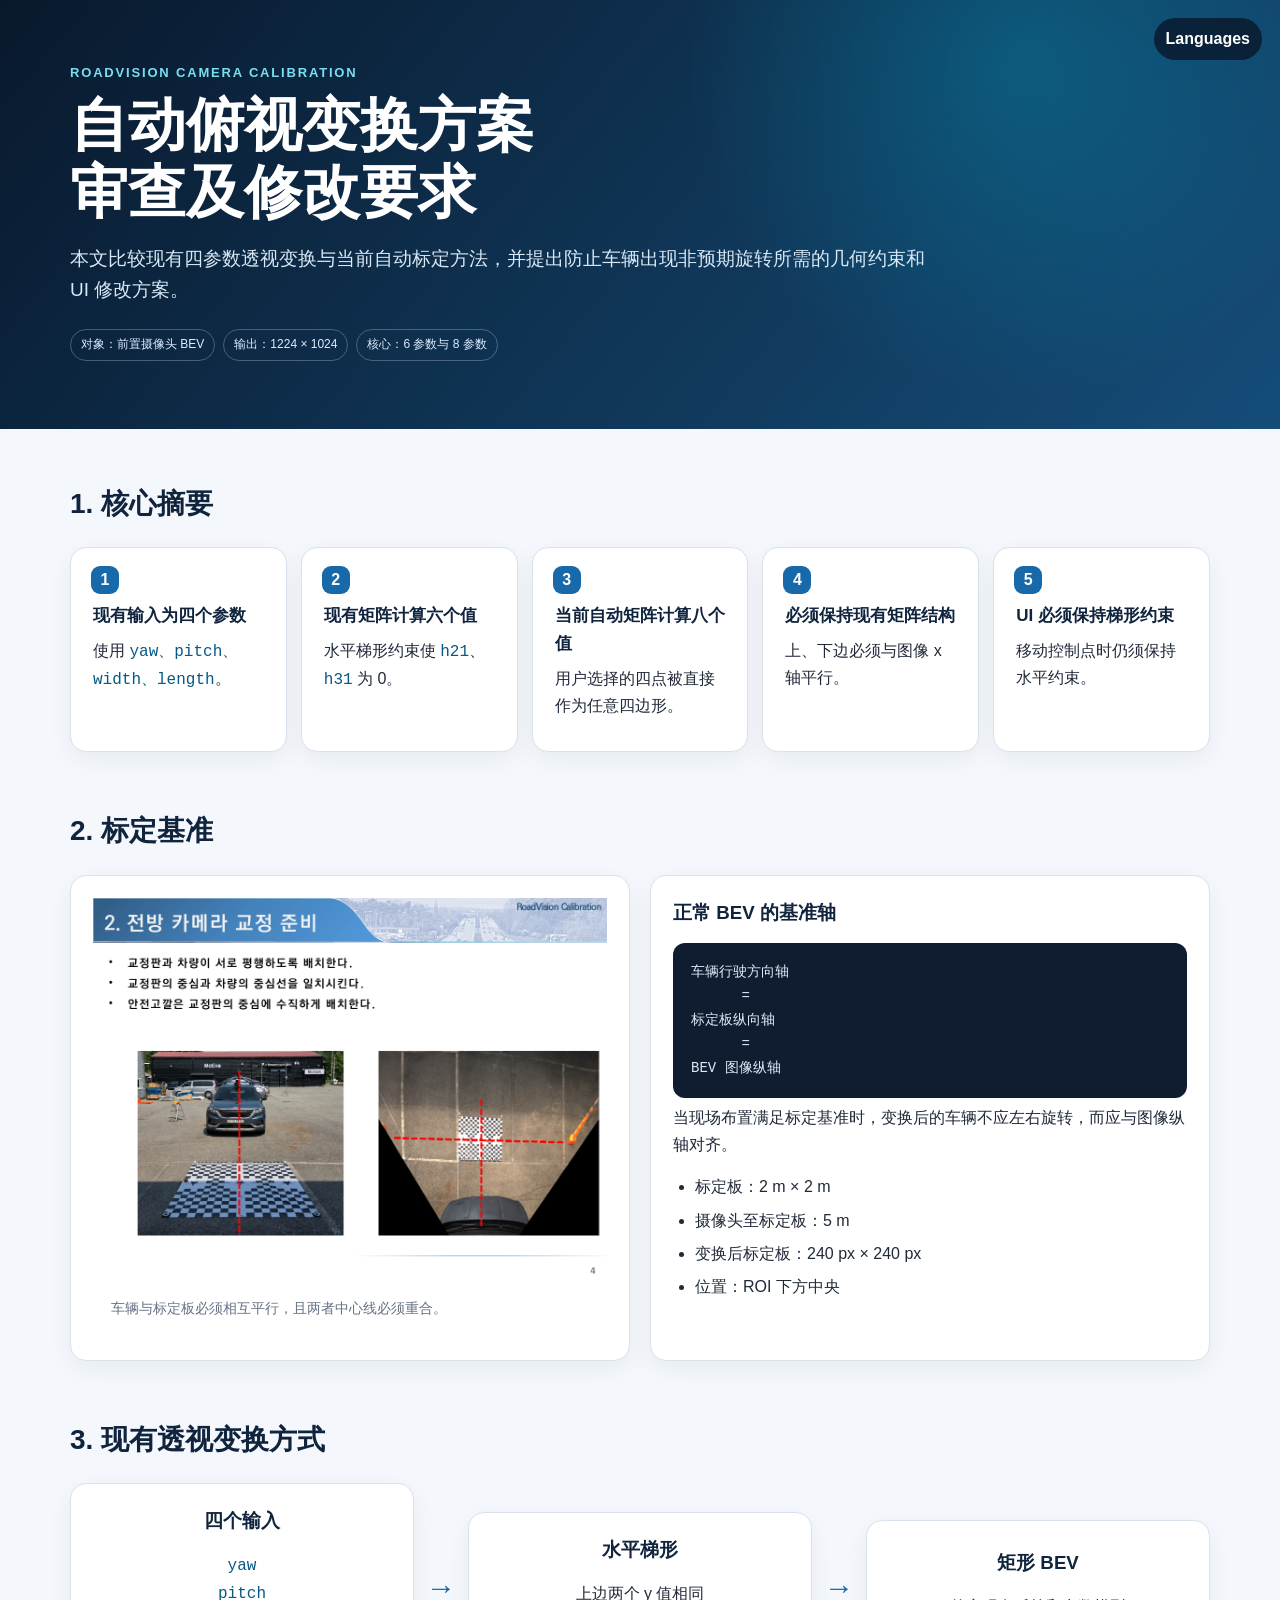
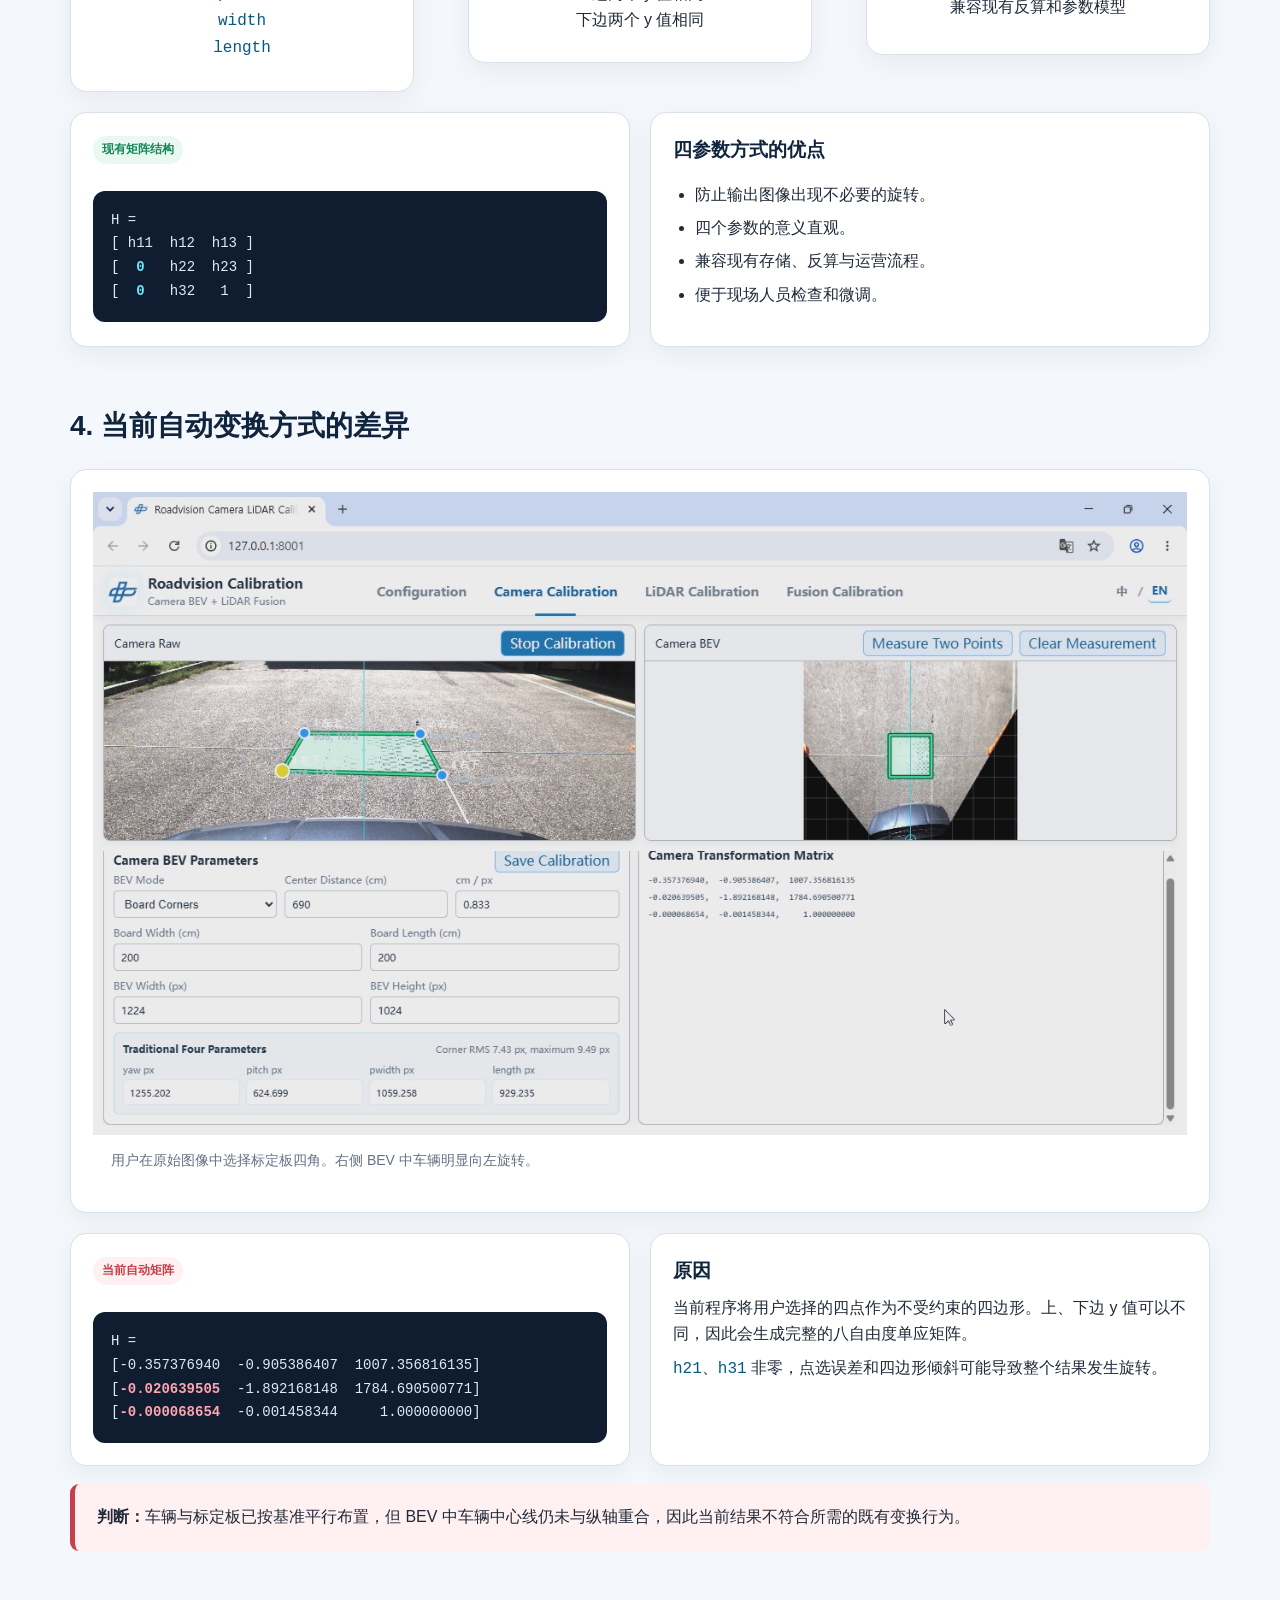
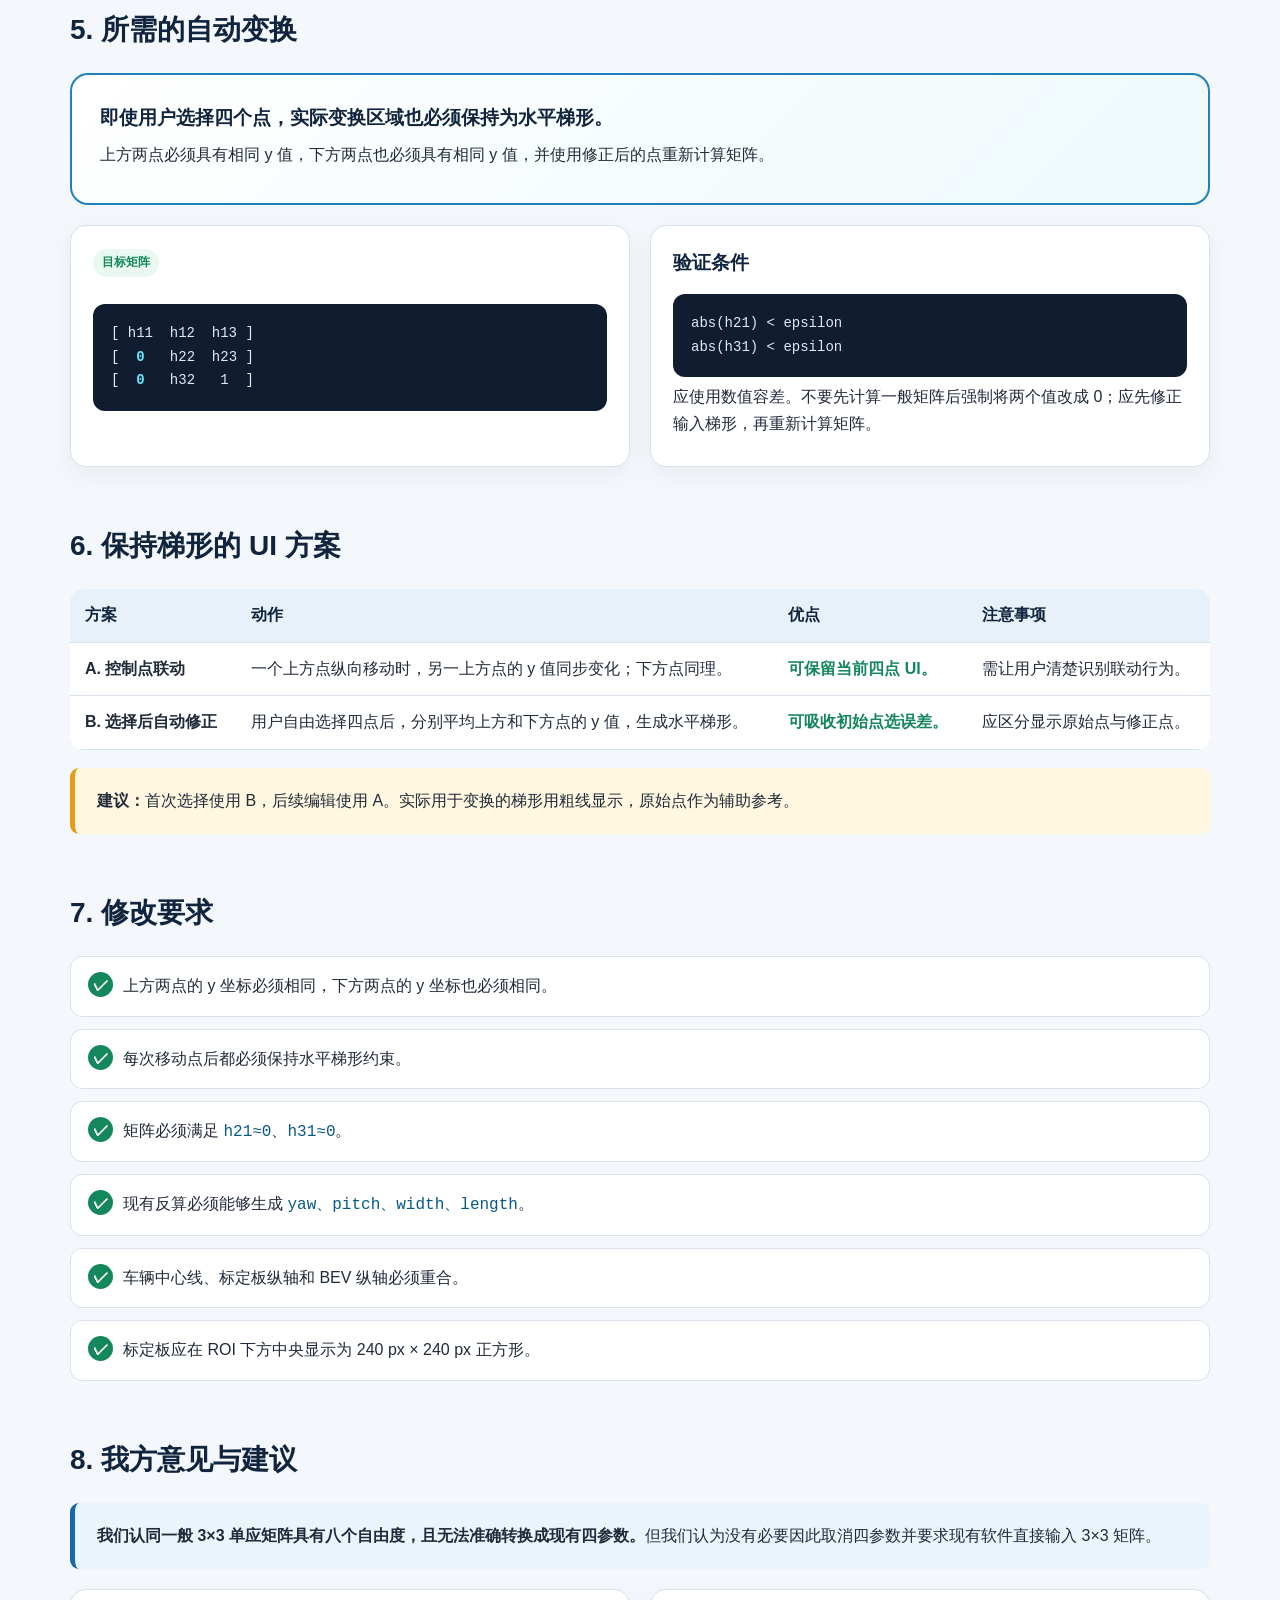
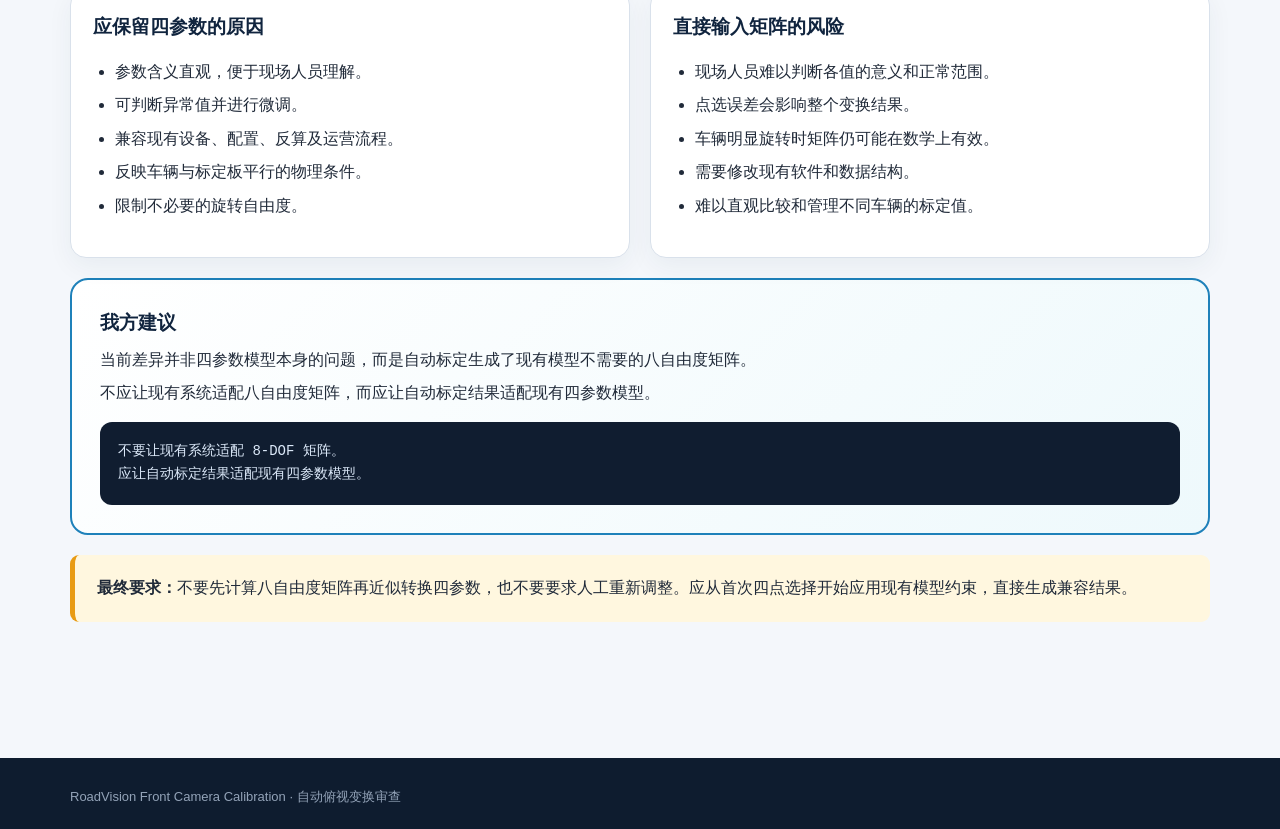
<file: zh.html>
<!doctype html>
<html lang="zh-CN">
<head>
  <meta charset="utf-8">
  <meta name="viewport" content="width=device-width,initial-scale=1">
  <title>自动俯视变换方案审查及修改要求</title>
  <link rel="stylesheet" href="review.css">
</head>
<body>
  <a class="lang" href="index.html">Languages</a>
  <header><div class="wrap">
    <div class="kicker">ROADVISION CAMERA CALIBRATION</div>
    <h1>自动俯视变换方案<br>审查及修改要求</h1>
    <p class="subtitle">本文比较现有四参数透视变换与当前自动标定方法，并提出防止车辆出现非预期旋转所需的几何约束和 UI 修改方案。</p>
    <div class="meta"><span>对象：前置摄像头 BEV</span><span>输出：1224 × 1024</span><span>核心：6 参数与 8 参数</span></div>
  </div></header>
  <main class="wrap">
    <section><h2>1. 核心摘要</h2><div class="summary">
      <div class="card"><strong>现有输入为四个参数</strong><p>使用 <code>yaw、pitch、width、length</code>。</p></div>
      <div class="card"><strong>现有矩阵计算六个值</strong><p>水平梯形约束使 <code>h21</code>、<code>h31</code> 为 0。</p></div>
      <div class="card"><strong>当前自动矩阵计算八个值</strong><p>用户选择的四点被直接作为任意四边形。</p></div>
      <div class="card"><strong>必须保持现有矩阵结构</strong><p>上、下边必须与图像 x 轴平行。</p></div>
      <div class="card"><strong>UI 必须保持梯形约束</strong><p>移动控制点时仍须保持水平约束。</p></div>
    </div></section>

    <section><h2>2. 标定基准</h2><div class="evidence">
      <figure class="card"><img src="calibration_alignment_standard.png" alt="车辆与标定板对齐基准"><figcaption>车辆与标定板必须相互平行，且两者中心线必须重合。</figcaption></figure>
      <div class="card"><h3>正常 BEV 的基准轴</h3><pre>车辆行驶方向轴
      =
标定板纵向轴
      =
BEV 图像纵轴</pre><p>当现场布置满足标定基准时，变换后的车辆不应左右旋转，而应与图像纵轴对齐。</p><ul><li>标定板：2 m × 2 m</li><li>摄像头至标定板：5 m</li><li>变换后标定板：240 px × 240 px</li><li>位置：ROI 下方中央</li></ul></div>
    </div></section>

    <section><h2>3. 现有透视变换方式</h2>
      <div class="diagram"><div class="card step"><h3>四个输入</h3><p><code>yaw</code><br><code>pitch</code><br><code>width</code><br><code>length</code></p></div><div class="arrow">→</div><div class="card step"><h3>水平梯形</h3><p>上边两个 y 值相同<br>下边两个 y 值相同</p></div><div class="arrow">→</div><div class="card step"><h3>矩形 BEV</h3><p>兼容现有反算和参数模型</p></div></div>
      <div class="compare" style="margin-top:20px"><div class="card"><span class="status as-is">现有矩阵结构</span><pre>H =
[ h11  h12  h13 ]
[  <span class="zero">0</span>   h22  h23 ]
[  <span class="zero">0</span>   h32   1  ]</pre></div><div class="card"><h3>四参数方式的优点</h3><ul><li>防止输出图像出现不必要的旋转。</li><li>四个参数的意义直观。</li><li>兼容现有存储、反算与运营流程。</li><li>便于现场人员检查和微调。</li></ul></div></div>
    </section>

    <section><h2>4. 当前自动变换方式的差异</h2>
      <figure class="card"><img src="auto_calibration_test.png" alt="自动标定测试画面"><figcaption>用户在原始图像中选择标定板四角。右侧 BEV 中车辆明显向左旋转。</figcaption></figure>
      <div class="compare" style="margin-top:20px"><div class="card"><span class="status current">当前自动矩阵</span><pre>H =
[-0.357376940  -0.905386407  1007.356816135]
[<span class="nonzero">-0.020639505</span>  -1.892168148  1784.690500771]
[<span class="nonzero">-0.000068654</span>  -0.001458344     1.000000000]</pre></div><div class="card"><h3>原因</h3><p>当前程序将用户选择的四点作为不受约束的四边形。上、下边 y 值可以不同，因此会生成完整的八自由度单应矩阵。</p><p><code>h21</code>、<code>h31</code> 非零，点选误差和四边形倾斜可能导致整个结果发生旋转。</p></div></div>
      <div class="callout problem" style="margin-top:18px"><strong>判断：</strong>车辆与标定板已按基准平行布置，但 BEV 中车辆中心线仍未与纵轴重合，因此当前结果不符合所需的既有变换行为。</div>
    </section>

    <section><h2>5. 所需的自动变换</h2>
      <div class="recommend"><h3>即使用户选择四个点，实际变换区域也必须保持为水平梯形。</h3><p>上方两点必须具有相同 y 值，下方两点也必须具有相同 y 值，并使用修正后的点重新计算矩阵。</p></div>
      <div class="compare" style="margin-top:20px"><div class="card"><span class="status as-is">目标矩阵</span><pre>[ h11  h12  h13 ]
[  <span class="zero">0</span>   h22  h23 ]
[  <span class="zero">0</span>   h32   1  ]</pre></div><div class="card"><h3>验证条件</h3><pre>abs(h21) &lt; epsilon
abs(h31) &lt; epsilon</pre><p>应使用数值容差。不要先计算一般矩阵后强制将两个值改成 0；应先修正输入梯形，再重新计算矩阵。</p></div></div>
    </section>

    <section><h2>6. 保持梯形的 UI 方案</h2>
      <table><thead><tr><th>方案</th><th>动作</th><th>优点</th><th>注意事项</th></tr></thead><tbody>
        <tr><td><strong>A. 控制点联动</strong></td><td>一个上方点纵向移动时，另一上方点的 y 值同步变化；下方点同理。</td><td class="yes">可保留当前四点 UI。</td><td>需让用户清楚识别联动行为。</td></tr>
        <tr><td><strong>B. 选择后自动修正</strong></td><td>用户自由选择四点后，分别平均上方和下方点的 y 值，生成水平梯形。</td><td class="yes">可吸收初始点选误差。</td><td>应区分显示原始点与修正点。</td></tr>
      </tbody></table>
      <div class="callout decision" style="margin-top:18px"><strong>建议：</strong>首次选择使用 B，后续编辑使用 A。实际用于变换的梯形用粗线显示，原始点作为辅助参考。</div>
    </section>

    <section><h2>7. 修改要求</h2><div class="acceptance">
      <div>上方两点的 y 坐标必须相同，下方两点的 y 坐标也必须相同。</div><div>每次移动点后都必须保持水平梯形约束。</div><div>矩阵必须满足 <code>h21≈0</code>、<code>h31≈0</code>。</div><div>现有反算必须能够生成 <code>yaw、pitch、width、length</code>。</div><div>车辆中心线、标定板纵轴和 BEV 纵轴必须重合。</div><div>标定板应在 ROI 下方中央显示为 240 px × 240 px 正方形。</div>
    </div></section>

    <section><h2>8. 我方意见与建议</h2>
      <div class="callout"><strong>我们认同一般 3×3 单应矩阵具有八个自由度，且无法准确转换成现有四参数。</strong>但我们认为没有必要因此取消四参数并要求现有软件直接输入 3×3 矩阵。</div>
      <div class="compare" style="margin-top:20px"><div class="card"><h3>应保留四参数的原因</h3><ul><li>参数含义直观，便于现场人员理解。</li><li>可判断异常值并进行微调。</li><li>兼容现有设备、配置、反算及运营流程。</li><li>反映车辆与标定板平行的物理条件。</li><li>限制不必要的旋转自由度。</li></ul></div><div class="card"><h3>直接输入矩阵的风险</h3><ul><li>现场人员难以判断各值的意义和正常范围。</li><li>点选误差会影响整个变换结果。</li><li>车辆明显旋转时矩阵仍可能在数学上有效。</li><li>需要修改现有软件和数据结构。</li><li>难以直观比较和管理不同车辆的标定值。</li></ul></div></div>
      <div class="recommend" style="margin-top:20px"><h3>我方建议</h3><p>当前差异并非四参数模型本身的问题，而是自动标定生成了现有模型不需要的八自由度矩阵。</p><p>不应让现有系统适配八自由度矩阵，而应让自动标定结果适配现有四参数模型。</p><pre>不要让现有系统适配 8-DOF 矩阵。
应让自动标定结果适配现有四参数模型。</pre></div>
      <div class="callout decision" style="margin-top:20px"><strong>最终要求：</strong>不要先计算八自由度矩阵再近似转换四参数，也不要要求人工重新调整。应从首次四点选择开始应用现有模型约束，直接生成兼容结果。</div>
    </section>
  </main>
  <footer><div class="wrap">RoadVision Front Camera Calibration · 自动俯视变换审查</div></footer>
</body>
</html>
</file>
<file: review.css>
:root{--navy:#10243e;--blue:#1769aa;--ink:#202a39;--muted:#657184;--line:#d9e1eb;--paper:#f4f7fb;--white:#fff;--green:#14875d;--green-bg:#eaf8f2;--red:#c63f4b;--red-bg:#fff0f1;--amber-bg:#fff7df}*{box-sizing:border-box}html{scroll-behavior:smooth}body{margin:0;color:var(--ink);background:var(--paper);font-family:"Microsoft YaHei","Noto Sans SC",Arial,sans-serif;line-height:1.65}.wrap{width:min(1140px,calc(100% - 40px));margin:0 auto}header{padding:62px 0 68px;color:#fff;background:radial-gradient(circle at 80% 15%,rgba(0,166,199,.3),transparent 31%),linear-gradient(130deg,#09192d,#154d79)}.kicker{color:#79dff0;font-size:13px;font-weight:800;letter-spacing:.14em}h1{max-width:900px;margin:9px 0 18px;font-size:clamp(34px,5.5vw,58px);line-height:1.14}.subtitle{max-width:860px;margin:0;color:#d8e8f6;font-size:19px}.meta{display:flex;flex-wrap:wrap;gap:8px;margin-top:24px}.meta span{padding:5px 10px;border:1px solid rgba(255,255,255,.25);border-radius:999px;color:#dcecff;font-size:12px}main{padding:52px 0 80px}section{margin:0 0 56px}h2{margin:0 0 20px;color:var(--navy);font-size:28px}h3{margin:0 0 8px;color:var(--navy)}p{margin:7px 0}code{color:#075985;font-family:Consolas,monospace}.card{padding:22px;border:1px solid var(--line);border-radius:16px;background:#fff;box-shadow:0 8px 26px rgba(24,51,81,.055)}.summary{display:grid;grid-template-columns:repeat(5,1fr);gap:14px;counter-reset:item}.summary .card{position:relative;min-height:205px;padding-top:54px}.summary .card:before{counter-increment:item;content:counter(item);position:absolute;top:18px;left:20px;width:28px;height:28px;display:grid;place-items:center;border-radius:9px;color:#fff;background:var(--blue);font-weight:800}.summary strong{display:block;margin-bottom:8px;color:var(--navy);font-size:17px}.compare,.evidence{display:grid;grid-template-columns:1fr 1fr;gap:20px}.status{display:inline-block;margin-bottom:12px;padding:4px 9px;border-radius:999px;font-size:12px;font-weight:800}.as-is{color:var(--green);background:var(--green-bg)}.current{color:var(--red);background:var(--red-bg)}pre{margin:15px 0 0;padding:18px;overflow:auto;border-radius:12px;color:#dce9f9;background:#101d30;font:14px/1.7 Consolas,monospace}.zero{color:#67e8f9;font-weight:800}.nonzero{color:#fda4af;font-weight:800}.diagram{display:grid;grid-template-columns:1fr auto 1fr auto 1fr;align-items:center;gap:12px}.step{min-height:135px;display:flex;flex-direction:column;justify-content:center;text-align:center}.arrow{color:var(--blue);font-size:30px;font-weight:900}figure{margin:0;overflow:hidden}figure img{display:block;width:100%;background:#111827}figcaption{padding:14px 18px 18px;color:var(--muted);background:#fff;font-size:14px}.callout{padding:20px 22px;border-left:5px solid var(--blue);border-radius:9px;background:#eaf4fc}.problem{border-left-color:var(--red);background:var(--red-bg)}.decision{border-left-color:#e89b14;background:var(--amber-bg)}ul{padding-left:22px}li+li{margin-top:7px}table{width:100%;border-collapse:collapse;border-radius:14px;overflow:hidden;background:#fff}th,td{padding:13px 15px;border-bottom:1px solid var(--line);text-align:left;vertical-align:top}th{color:var(--navy);background:#e8f0fa}.yes{color:var(--green);font-weight:800}.recommend{padding:28px;border:2px solid #1e81ba;border-radius:18px;background:linear-gradient(135deg,#fff,#eef9fc)}.acceptance{display:grid;gap:12px}.acceptance div{position:relative;padding:16px 18px 16px 52px;border:1px solid var(--line);border-radius:12px;background:#fff}.acceptance div:before{content:"✓";position:absolute;left:17px;top:15px;width:25px;height:25px;display:grid;place-items:center;border-radius:50%;color:#fff;background:var(--green);font-weight:900}.lang{position:fixed;right:18px;top:18px;z-index:3;padding:8px 12px;border-radius:999px;color:#fff;background:rgba(10,25,45,.82);text-decoration:none;font-weight:700}footer{padding:28px 0;color:#93a3b8;background:#0e1c2f;font-size:13px}@media(max-width:900px){.summary{grid-template-columns:1fr 1fr}.compare,.evidence{grid-template-columns:1fr}.diagram{grid-template-columns:1fr}.arrow{transform:rotate(90deg);justify-self:center}}@media(max-width:560px){.summary{grid-template-columns:1fr}}
</file>
